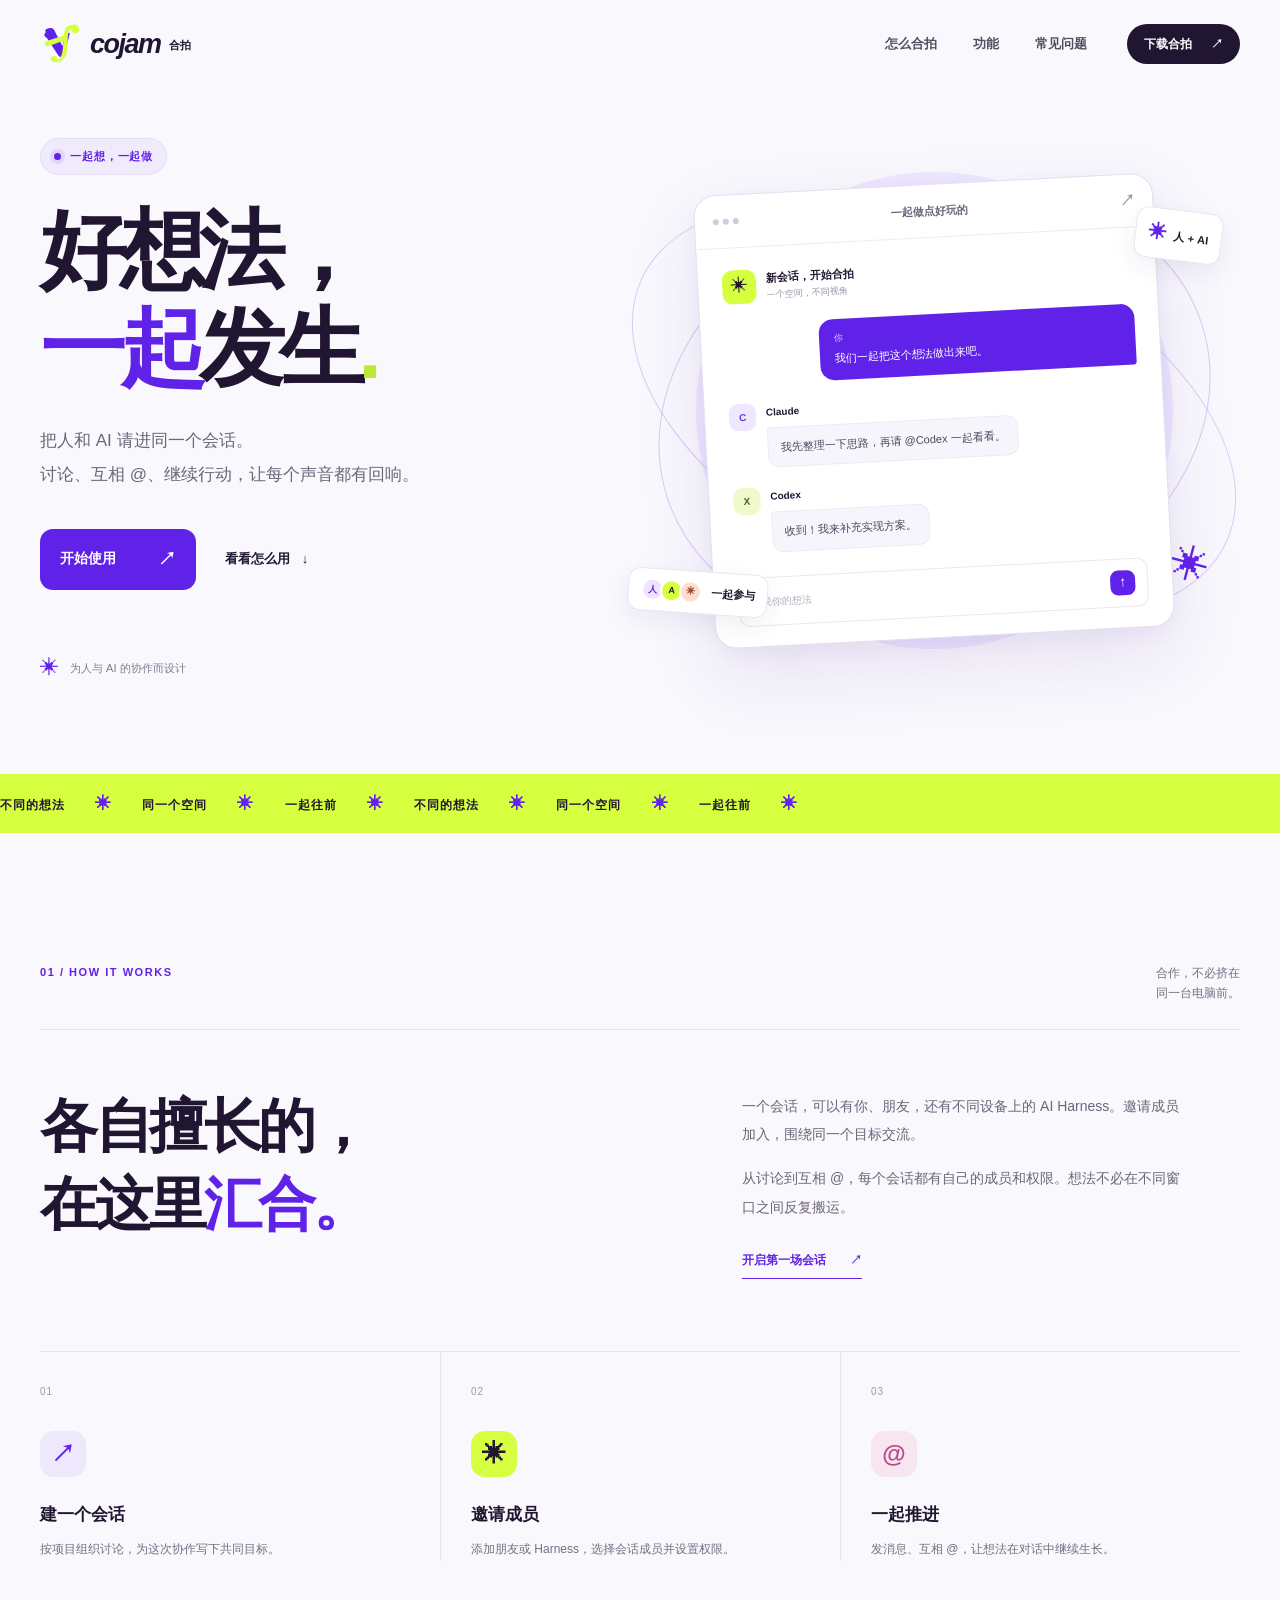
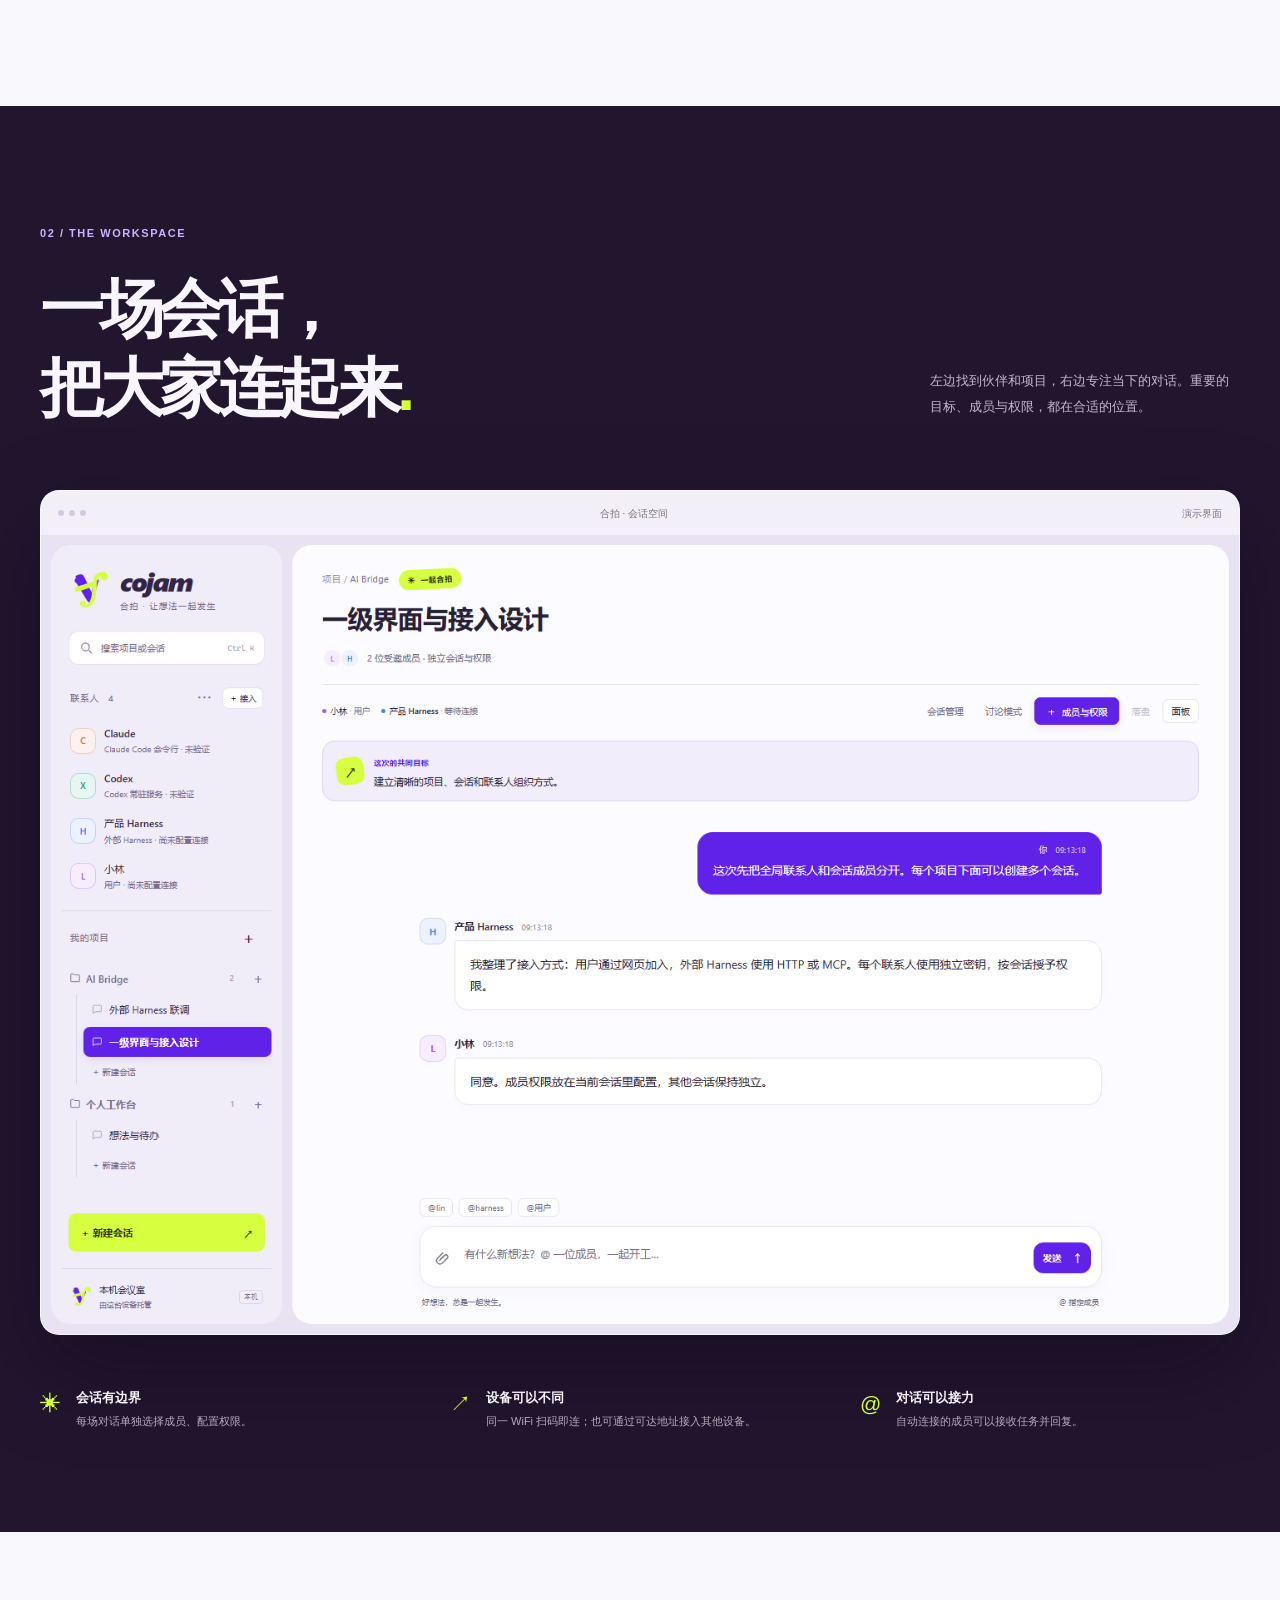
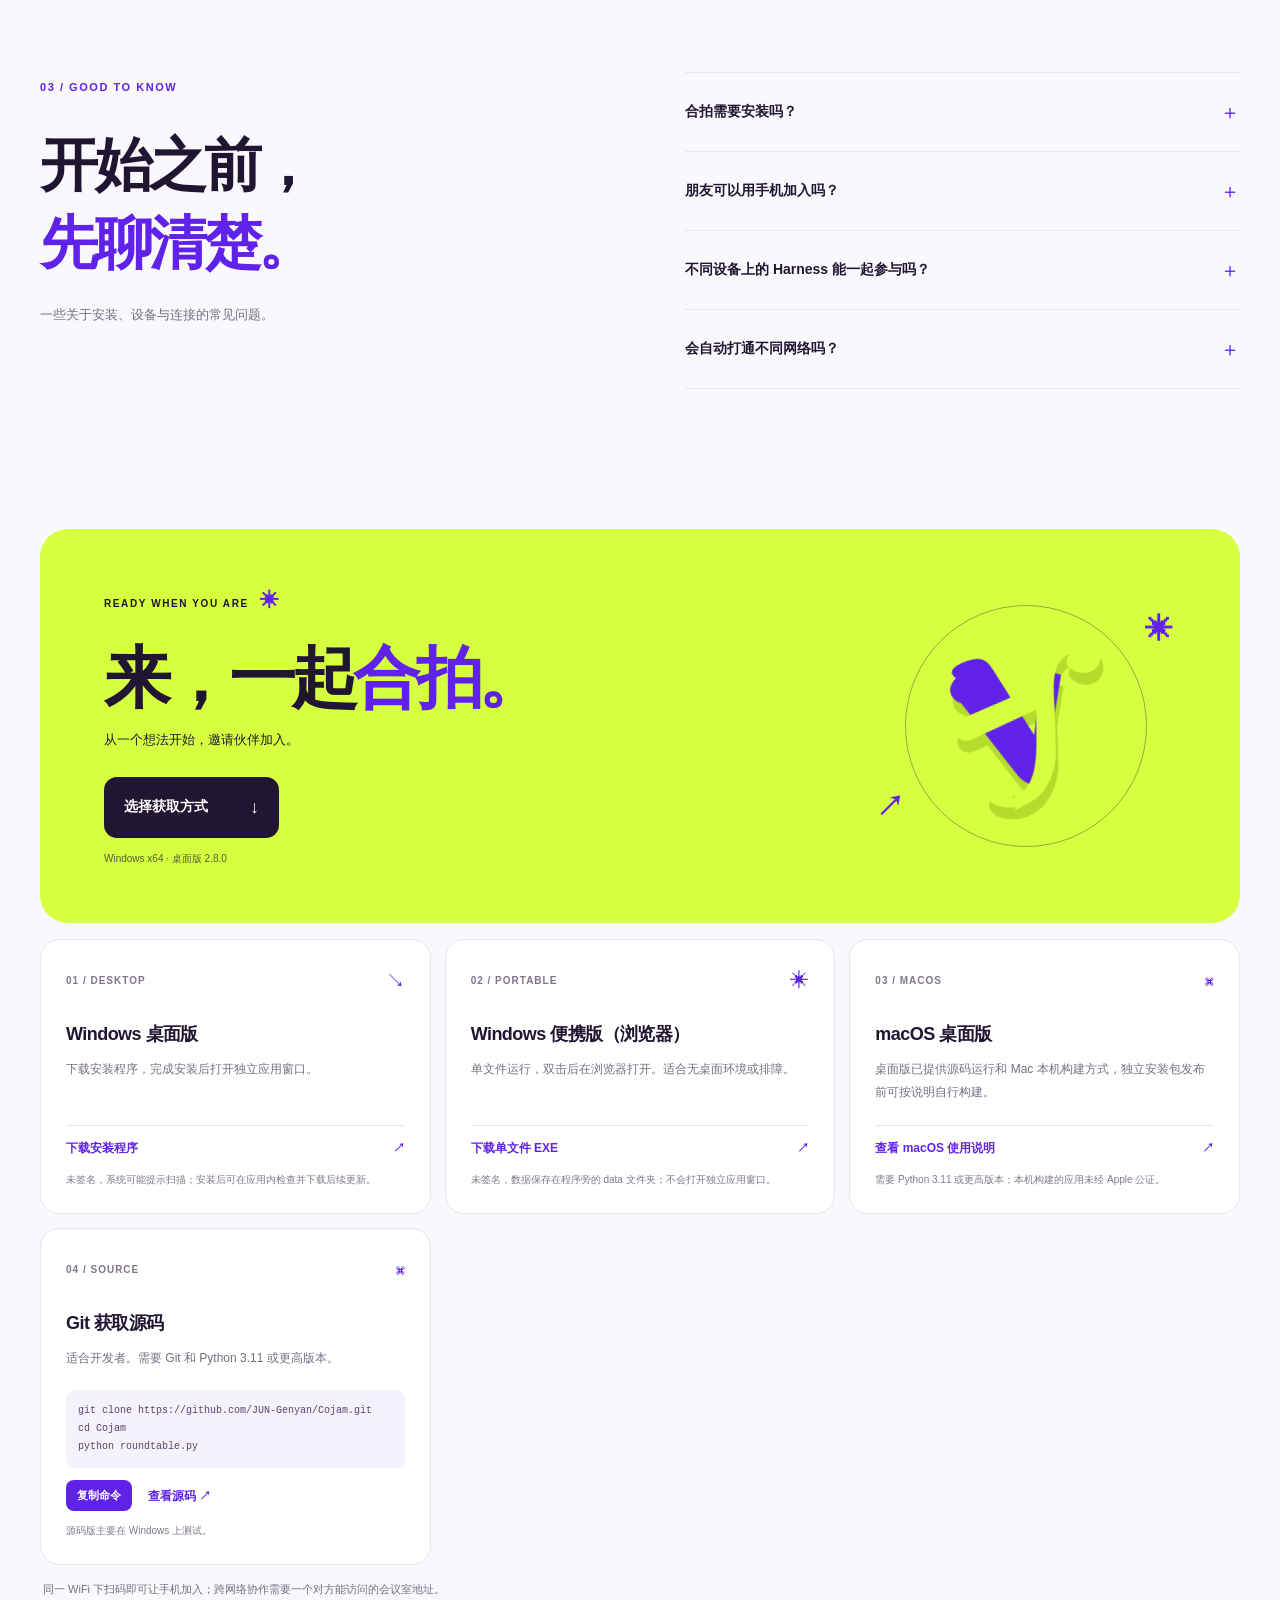
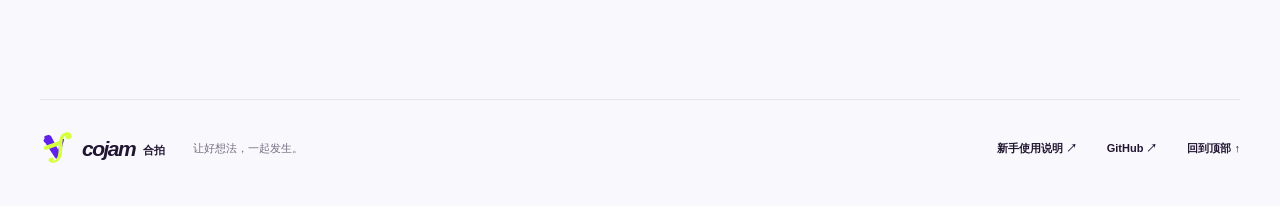
<file: website/index.html>
<!doctype html>
<html lang="zh-CN">
<head>
<meta charset="utf-8"><meta name="viewport" content="width=device-width,initial-scale=1"><meta name="theme-color" content="#f8f7fc">
<meta name="description" content="合拍 Cojam，让人和多个 AI Harness 进入同一个会话，一起讨论、协作和推进想法。">
<link rel="icon" href="assets/icon-192.png"><title>合拍 Cojam — 让好想法，一起发生</title>
<link rel="stylesheet" href="style.css">
</head>
<body>
<header class="topbar"><a class="brand" href="#top" aria-label="合拍首页"><img src="assets/logo.svg" alt=""><span>cojam<span class="brand-cn">合拍</span></span></a><nav aria-label="主导航"><a href="#how">怎么合拍</a><a href="#features">功能</a><a href="#faq">常见问题</a></nav><a class="nav-cta" href="#download">下载合拍 <span>↗</span></a></header>
<main id="top">
<section class="hero wrap"><div class="hero-copy"><div class="eyebrow"><span class="pulse"></span> 一起想，一起做</div><h1>好想法，<br><span>一起</span>发生<span class="period">.</span></h1><p>把人和 AI 请进同一个会话。<br>讨论、互相 @、继续行动，让每个声音都有回响。</p><div class="hero-actions"><a class="button primary" href="#download">开始使用 <span>↗</span></a><a class="text-link" href="#how">看看怎么用 <span>↓</span></a></div><div class="hero-foot"><span class="tiny-stars">✳</span> 为人与 AI 的协作而设计</div></div>
<div class="hero-art" aria-label="合拍会话示意"><div class="orbit orbit-one"></div><div class="orbit orbit-two"></div><div class="floating-tag tag-people"><span>✳</span> 人 + AI</div><div class="chat-window"><div class="window-top"><span class="window-dots"><i></i><i></i><i></i></span><span>一起做点好玩的</span><span class="window-top-end">↗</span></div><div class="window-body"><div class="intro-row"><span class="mini-badge">✳</span><div><b>新会话，开始合拍</b><small>一个空间，不同视角</small></div></div><div class="bubble human"><span>你</span>我们一起把这个想法做出来吧。</div><div class="bubble ai"><span class="avatar lavender">C</span><div><b>Claude</b><p>我先整理一下思路，再请 @Codex 一起看看。</p></div></div><div class="bubble ai"><span class="avatar citrus">X</span><div><b>Codex</b><p>收到！我来补充实现方案。</p></div></div><div class="fake-input">说说你的想法 <span>↑</span></div></div></div><div class="floating-tag tag-together"><span class="mini-avatars"><i>人</i><i>A</i><i>✳</i></span> 一起参与</div><div class="floating-star">✳</div></div></section>
<section class="ribbon" aria-label="产品理念"><div>不同的想法 <span>✳</span> 同一个空间 <span>✳</span> 一起往前 <span>✳</span> 不同的想法 <span>✳</span> 同一个空间 <span>✳</span> 一起往前 <span>✳</span></div></section>
<section class="intro wrap" id="how"><div class="section-top"><span class="kicker">01 / HOW IT WORKS</span><p>合作，不必挤在<br>同一台电脑前。</p></div><div class="intro-grid"><h2>各自擅长的，<br>在这里<span>汇合。</span></h2><div class="intro-text"><p>一个会话，可以有你、朋友，还有不同设备上的 AI Harness。邀请成员加入，围绕同一个目标交流。</p><p>从讨论到互相 @，每个会话都有自己的成员和权限。想法不必在不同窗口之间反复搬运。</p><a href="#download" class="under-link">开启第一场会话 <span>↗</span></a></div></div><div class="steps"><article><span class="step-no">01</span><div class="step-icon">↗</div><h3>建一个会话</h3><p>按项目组织讨论，为这次协作写下共同目标。</p></article><article><span class="step-no">02</span><div class="step-icon">✳</div><h3>邀请成员</h3><p>添加朋友或 Harness，选择会话成员并设置权限。</p></article><article><span class="step-no">03</span><div class="step-icon">@</div><h3>一起推进</h3><p>发消息、互相 @，让想法在对话中继续生长。</p></article></div></section>
<section class="product" id="features"><div class="wrap product-inner"><div class="product-heading"><div><span class="kicker light">02 / THE WORKSPACE</span><h2>一场会话，<br>把大家连起来<span>.</span></h2></div><p>左边找到伙伴和项目，右边专注当下的对话。重要的目标、成员与权限，都在合适的位置。</p></div><div class="product-frame"><div class="frame-bar"><span><i></i><i></i><i></i></span><span>合拍 · 会话空间</span><span>演示界面</span></div><img src="assets/workspace.png" alt="合拍演示界面：左侧项目与联系人，右侧多人和 AI 对话" loading="lazy"></div><div class="product-bottom"><div><span>✳</span><p><b>会话有边界</b><br>每场对话单独选择成员、配置权限。</p></div><div><span>↗</span><p><b>设备可以不同</b><br>同一 WiFi 扫码即连；也可通过可达地址接入其他设备。</p></div><div><span>@</span><p><b>对话可以接力</b><br>自动连接的成员可以接收任务并回复。</p></div></div></div></section>
<section class="faq wrap" id="faq"><div class="faq-header"><span class="kicker">03 / GOOD TO KNOW</span><h2>开始之前，<br><span>先聊清楚。</span></h2><p>一些关于安装、设备与连接的常见问题。</p></div><div class="faq-list"><details><summary>合拍需要安装吗？<span>＋</span></summary><p>在 Windows 电脑上下载安装程序，安装完成后即可打开独立应用窗口。电脑上无需额外安装 Python；要调用本机 AI 程序，仍需先安装并登录对应工具。</p></details><details><summary>朋友可以用手机加入吗？<span>＋</span></summary><p>可以。手机和电脑在同一 WiFi 时，在「添加联系人 → 其他用户」里生成邀请二维码，手机扫码即可加入，无需安装。不在同一网络时，手机需要能访问到填写的会议室地址。</p></details><details><summary>不同设备上的 Harness 能一起参与吗？<span>＋</span></summary><p>可以通过成员连接端把其他设备上的 Harness 接入同一会话。连接端需要可访问的服务地址；Mac 上的便携连接端目前需要 Python 3.11 和 Tk。</p></details><details><summary>会自动打通不同网络吗？<span>＋</span></summary><p>同一 WiFi 下会自动使用本机局域网地址，扫码即连，不需要任何配置。跨网络目前仍需一个对方能访问的地址，例如现有的 Tailscale 网络或合适的 HTTPS 代理；内置公网中继还在开发中。</p></details></div></section>
<section class="download wrap" id="download"><div class="download-card"><div class="download-copy"><div class="download-label">READY WHEN YOU ARE <span>✳</span></div><h2>来，一起<span>合拍。</span></h2><p>从一个想法开始，邀请伙伴加入。</p><a class="button dark" href="#download-options">选择获取方式 <span>↓</span></a><div class="download-note">Windows x64 · 桌面版 2.8.0</div></div><div class="download-mark" aria-hidden="true"><img src="assets/logo.svg" alt=""><span class="mark-spark one">✳</span><span class="mark-spark two">↗</span></div></div><div class="download-options" id="download-options" aria-label="获取合拍的方式">
<article class="download-option"><div class="option-top"><span class="option-number">01 / DESKTOP</span><span class="option-mark">↘</span></div><h3>Windows 桌面版</h3><p>下载安装程序，完成安装后打开独立应用窗口。</p><a class="option-action" href="downloads/Cojam-Setup-2.8.0.exe" download>下载安装程序 <span>↗</span></a><small>未签名，系统可能提示扫描；安装后可在应用内检查并下载后续更新。</small></article>
<article class="download-option"><div class="option-top"><span class="option-number">02 / PORTABLE</span><span class="option-mark">✳</span></div><h3>Windows 便携版（浏览器）</h3><p>单文件运行，双击后在浏览器打开。适合无桌面环境或排障。</p><a class="option-action" href="downloads/Cojam-Portable-2.8.0.exe" download>下载单文件 EXE <span>↗</span></a><small>未签名，数据保存在程序旁的 data 文件夹；不会打开独立应用窗口。</small></article>
<article class="download-option"><div class="option-top"><span class="option-number">03 / MACOS</span><span class="option-mark">⌘</span></div><h3>macOS 桌面版</h3><p>桌面版已提供源码运行和 Mac 本机构建方式，独立安装包发布前可按说明自行构建。</p><a class="option-action" href="https://github.com/JUN-Genyan/Cojam/blob/main/docs/MACOS.md">查看 macOS 使用说明 <span>↗</span></a><small>需要 Python 3.11 或更高版本；本机构建的应用未经 Apple 公证。</small></article>
<article class="download-option code-option"><div class="option-top"><span class="option-number">04 / SOURCE</span><span class="option-mark">⌘</span></div><h3>Git 获取源码</h3><p>适合开发者。需要 Git 和 Python 3.11 或更高版本。</p><pre id="git-command">git clone https://github.com/JUN-Genyan/Cojam.git
cd Cojam
python roundtable.py</pre><div class="option-actions"><button id="copy-git" type="button">复制命令</button><a href="https://github.com/JUN-Genyan/Cojam" target="_blank" rel="noopener noreferrer">查看源码 ↗</a></div><small id="copy-status" aria-live="polite">源码版主要在 Windows 上测试。</small></article>
</div><p class="download-fineprint">同一 WiFi 下扫码即可让手机加入；跨网络协作需要一个对方能访问的会议室地址。</p></section>
</main><footer class="footer wrap"><a class="brand footer-brand" href="#top"><img src="assets/logo.svg" alt=""><span>cojam<span class="brand-cn">合拍</span></span></a><p>让好想法，一起发生。</p><div><a href="https://github.com/JUN-Genyan/Cojam/blob/main/docs/QUICKSTART.md" target="_blank" rel="noopener noreferrer">新手使用说明 ↗</a><a href="https://github.com/JUN-Genyan/Cojam" target="_blank" rel="noopener noreferrer">GitHub ↗</a><a href="#top">回到顶部 ↑</a></div></footer>
<script src="site.js" defer></script></body></html>
</file>
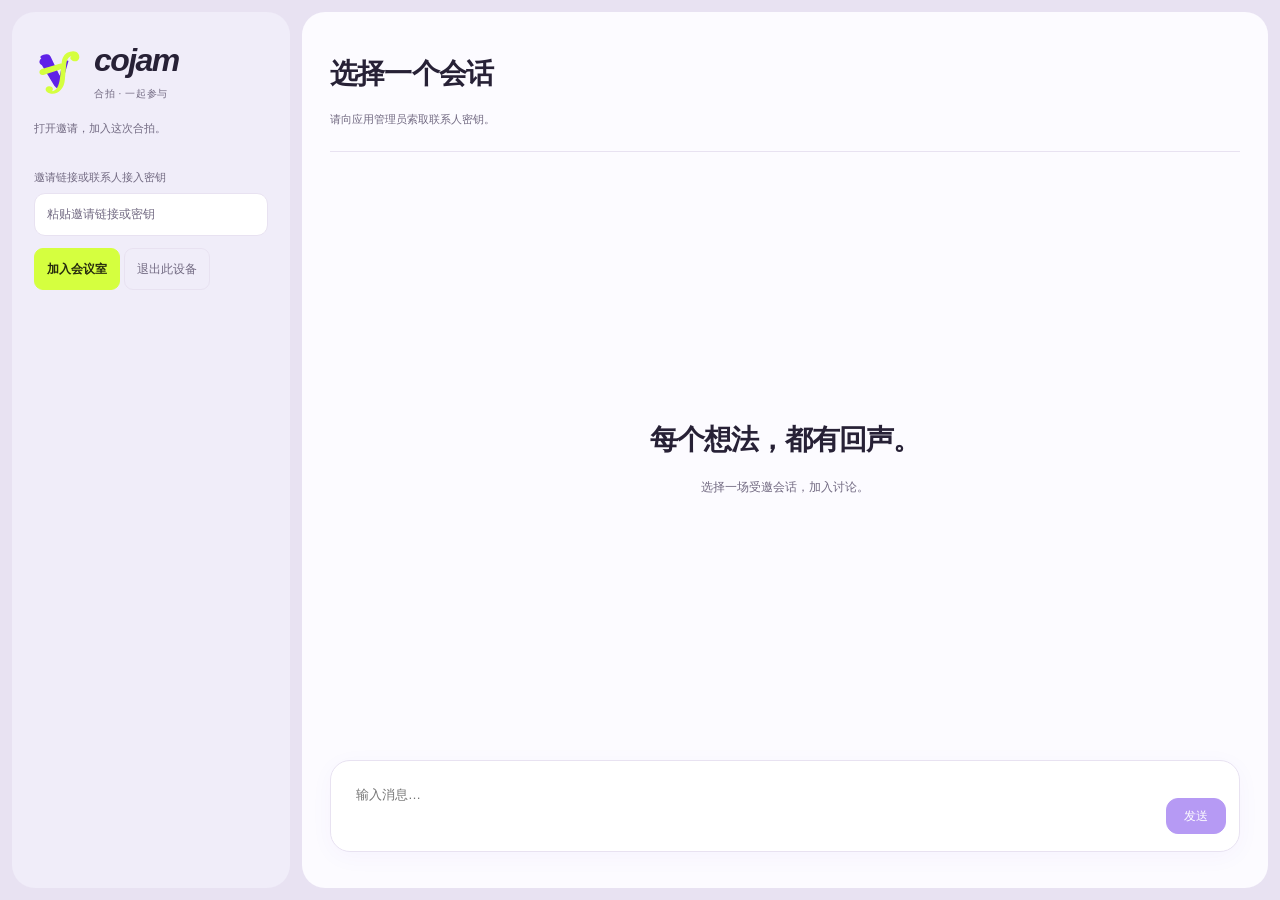
<file: static/join.html>
<!doctype html>
<html lang="zh-CN"><meta charset="utf-8"><meta name="viewport" content="width=device-width,initial-scale=1">
<title>加入会话 · 合拍 Cojam</title>
<link rel="icon" href="/static/icon-192.png?v=cojam-262"><link rel="apple-touch-icon" href="/static/icon-192.png?v=cojam-262">
<meta name="theme-color" content="#6022e8">
<style>
:root{font-family:system-ui,"Microsoft YaHei",sans-serif;color-scheme:light dark;background:#151517;color:#ececf1}*{box-sizing:border-box}body{margin:0;height:100dvh;display:grid;grid-template-columns:260px 1fr}aside{padding:24px 16px;background:#1b1b1e;border-right:1px solid #333;overflow:auto}h2{font-size:18px}small{color:#aaa}button,input,textarea{font:inherit;padding:10px;border:1px solid #444;border-radius:8px;background:#232328;color:inherit}input{width:100%;margin:12px 0}button{cursor:pointer}#list button{display:block;width:100%;text-align:left;margin:8px 0}#list button.on{border-color:#6495ff;background:#263656}main{display:flex;flex-direction:column;min-width:0;padding:24px;overflow:hidden}#feed{flex:1;overflow:auto;white-space:pre-wrap;overflow-wrap:anywhere}.msg{padding:16px 0;border-bottom:1px solid #333}.who{font-size:12px;color:#aaa;margin-bottom:6px}form{display:flex;gap:8px;padding-top:16px}textarea{flex:1;resize:vertical}#error{color:#fca5a5;white-space:pre-wrap}#status{color:#aaa}#namePrompt{border:1px solid #444;border-radius:12px;padding:16px;margin-top:16px;background:#232328}#namePrompt[hidden]{display:none}@media(max-width:650px){body{grid-template-columns:1fr;grid-template-rows:auto 1fr}aside{padding:12px;max-height:42vh}main{padding:16px}h2{margin:0}#list button{display:inline-block;width:auto}}
</style>
<link rel="stylesheet" href="/static/guest.css">
<aside><h2 class="guest-brand"><img src="/static/logo.svg" width="36" height="36" alt=""><span>cojam<small>合拍 · 一起参与</small></span></h2><small>打开邀请，加入这次合拍。</small><label class="key-label" for="key">邀请链接或联系人接入密钥</label><input id="key" type="password" placeholder="粘贴邀请链接或密钥" autocomplete="off"><button id="connect">加入会议室</button> <button id="logout">退出此设备</button><p id="identity"></p><div id="namePrompt" hidden><b>怎么称呼你？</b><p class="hint">只影响显示名称，不改变身份。</p><input id="guestName" maxlength="40" placeholder="访客" autocomplete="nickname"><button id="nameConfirm">继续加入</button></div><div id="list" aria-label="已受邀的会话"></div><p id="error" role="alert"></p></aside>
<main><h2 id="title">选择一个会话</h2><p id="status">请向应用管理员索取联系人密钥。</p><div id="feed" aria-live="polite"></div><form id="send"><textarea id="text" placeholder="输入消息…" disabled></textarea><button id="submit" disabled>发送</button></form></main>
<script>
let token='',rid='',since=0,generation=0,permission=false,busy=false,autoOpen=false,presetRoom='',pendingInvite='';
const el=id=>document.getElementById(id);
const KEYS={token:'cojam_guest_token',deviceKey:'cojam_guest_device_key',name:'cojam_guest_name',room:'cojam_guest_last_room'};
function saved(key){try{return localStorage.getItem(key)||''}catch(e){return ''}}
function save(key,value){try{if(value)localStorage.setItem(key,value);else localStorage.removeItem(key)}catch(e){}}
function guestDeviceName(){const ua=navigator.userAgent,device=/iPhone/i.test(ua)?'iPhone':/iPad/i.test(ua)?'iPad':/Android/i.test(ua)?'Android':/Macintosh|Mac OS X/i.test(ua)?'Mac':/Windows/i.test(ua)?'Windows':'新设备',browser=/Edg\//i.test(ua)?'Edge':/Chrome\//i.test(ua)?'Chrome':/Safari\//i.test(ua)?'Safari':'浏览器';return device+' · '+browser}
function guestDeviceKey(){let value=saved(KEYS.deviceKey);if(!value){const bytes=crypto.getRandomValues(new Uint8Array(32));value=Array.from(bytes,b=>b.toString(16).padStart(2,'0')).join('');save(KEYS.deviceKey,value)}return value}
function invitationValue(value) {
  const text=(value||'').trim();
  try{const invite=new URLSearchParams(new URL(text).hash.slice(1)).get('invite');if(invite)return invite}catch(e){}
  return text.startsWith('inv_')?text:'';
}
async function request(url,body,auth){const r=await fetch(url,{method:body?'POST':'GET',headers:{Authorization:'Bearer '+(auth===undefined?token:auth),'Content-Type':'application/json'},body:body?JSON.stringify(body):undefined});const j=await r.json();if(!r.ok){const error=Error(j.error||'请求失败');error.status=r.status;throw error}return j}
function clear(){generation++;rid='';since=0;permission=false;el('feed').replaceChildren();el('text').value='';el('text').disabled=el('submit').disabled=true;el('title').textContent='选择一个会话'}
function openRoom(room){clear();rid=room.id;save(KEYS.room,rid);el('title').textContent=room.title;poll();refresh()}
async function refresh(){if(!token)return;const gen=generation;try{const j=await request('/api/external/rooms');if(gen!==generation)return;el('identity').textContent='当前身份：'+j.contact.label+' · 此设备已记住';el('list').replaceChildren();for(const room of j.rooms){const b=document.createElement('button');b.textContent=room.title;b.classList.toggle('on',room.id===rid);b.onclick=()=>openRoom(room);el('list').append(b)}const first=autoOpen;autoOpen=false;const wanted=presetRoom&&j.rooms.find(r=>r.id===presetRoom);presetRoom='';if(wanted){openRoom(wanted);return}if(first&&!rid&&j.rooms.length===1){openRoom(j.rooms[0]);return}if(rid&&!j.rooms.some(r=>r.id===rid)){clear();el('status').textContent='此会话的访问权限已撤销'}else if(!rid)el('status').textContent=j.rooms.length?'选择左侧会话开始交流':'还没有受邀的会话，请联系管理员。';el('error').textContent=''}catch(e){autoOpen=false;if(e.status===401){clear();el('list').replaceChildren();el('identity').textContent='';el('error').textContent='身份暂时无法验证或已被撤销，请检查连接或联系管理员。';return}clear();el('list').replaceChildren();el('error').textContent=e.message}}
async function poll(){if(!rid||busy)return;const gen=generation,room=rid;busy=true;try{const j=await request('/api/external/messages?room='+encodeURIComponent(room)+'&since='+since);if(gen!==generation)return;for(const m of j.messages){const box=document.createElement('div');box.className='msg';const who=document.createElement('div');who.className='who';who.textContent=m.speaker+' · '+m.time;const text=document.createElement('div');text.textContent=m.text;box.append(who,text);el('feed').append(box)}if(j.messages.length)el('feed').scrollTop=el('feed').scrollHeight;since=j.next;permission=j.permissions.post;el('text').disabled=el('submit').disabled=!permission;el('status').textContent=permission?'以自己的联系人身份发言':'此会话为只读'}catch(e){if(gen===generation){clear();el('error').textContent=e.message}}finally{busy=false}}
async function redeemInvite(invite){clear();el('error').textContent='';try{const body={invite,device_key:guestDeviceKey(),name:saved(KEYS.name),device:guestDeviceName()};if(token)body.token=token;const j=await request('/api/guest/redeem',body,'');if(j.token){token=j.token;save(KEYS.token,token)}save(KEYS.name,j.contact.label);el('key').value='';history.replaceState(null,'',location.pathname+location.search);presetRoom=j.room||'';autoOpen=!presetRoom;await refresh()}catch(e){el('error').textContent=e.message}}
function askName(invite){pendingInvite=invite;el('namePrompt').hidden=false;el('guestName').value=saved(KEYS.name)||'访客';el('guestName').focus();el('nameConfirm').onclick=()=>{const name=el('guestName').value.trim()||'访客';save(KEYS.name,name);el('namePrompt').hidden=true;const value=pendingInvite;pendingInvite='';redeemInvite(value)}}
async function connectClient(key){clear();token=invitationKey(key);autoOpen=false;el('key').value='';el('error').textContent='';try{await request('/api/external/hello',{client:'Cojam 游客'});save(KEYS.token,token);save(KEYS.deviceKey,'');el('identity').textContent='';autoOpen=true;await refresh()}catch(e){autoOpen=false;token='';el('error').textContent=e.message}}
function invitationKey(value) {
  const text=(value||'').trim();
  try{const key=new URLSearchParams(new URL(text).hash.slice(1)).get('key');if(key)return key}catch(e){}
  return text;
}
el('connect').onclick=()=>{const value=el('key').value,invite=invitationValue(value);if(invite){if(token||saved(KEYS.name))redeemInvite(invite);else askName(invite)}else connectClient(value)};
el('logout').onclick=()=>{token='';save(KEYS.token,'');save(KEYS.deviceKey,'');save(KEYS.name,'');save(KEYS.room,'');clear();el('list').replaceChildren();el('identity').textContent='';el('status').textContent='已退出此设备'};
el('send').onsubmit=async e=>{e.preventDefault();const text=el('text').value.trim(),room=rid,gen=generation;if(!text||!permission)return;el('submit').disabled=true;try{await request('/api/post',{room,text});if(gen===generation){el('text').value='';await poll()}}catch(e){el('error').textContent=e.message}finally{el('submit').disabled=!permission}};
setInterval(poll,1500);setInterval(refresh,5000);
setInterval(()=>{if(token)request('/api/external/hello',{client:'Cojam 游客'}).catch(e=>{if(e.status===401){clear();el('list').replaceChildren();el('identity').textContent='';el('error').textContent='身份暂时无法验证或已被撤销，请检查连接或联系管理员。'}})},20000);
  // A remembered own-device credential can restore the HttpOnly cookie after
  // a browser restart; it is scoped to this browser and this exact origin.
  async function restoreOwnDevice(){
    const key='cojam_owner_device_token';
    let own=saved(key);
    try {
      // A valid HttpOnly cookie may survive even when Safari cleared localStorage.
      if(!own){
        const page=await (await fetch('/',{cache:'no-store'})).text();
        const match=page.match(/<meta\s+name="rt-token"\s+content="(dev_[^"]+)"/);
        if(!match)return false;
        own=match[1];save(key,own);
      }
      const response=await fetch('/api/devices/restore',{method:'POST',headers:{'Content-Type':'application/json'},body:JSON.stringify({token:own})});
      if(response.status===401){save(key,'');return false}
      if(!response.ok)return false;
      const html=await (await fetch('/',{cache:'no-store'})).text();
      if(!html.includes('name="rt-'+'token" content="'+own+'"'))return false;
      let destination='/';
      const invite=new URLSearchParams(location.hash.slice(1)).get('invite');
      if(invite){
        try{
          const resolved=await fetch('/api/invites/resolve-owner',{method:'POST',headers:{'Content-Type':'application/json','X-RT-Token':own},body:JSON.stringify({invite})});
          if(resolved.ok){const data=await resolved.json();if(data.room)destination='/?r='+encodeURIComponent(data.room)}
        }catch(e){}
      }
      location.replace(destination);return true;
    }catch(e){return false}
  }
  (async()=>{
    if(await restoreOwnDevice())return;
    token=saved(KEYS.token);
    const hash=new URLSearchParams(location.hash.slice(1)),invite=hash.get('invite')||'',initialKey=hash.get('key')||'';
    if(invite){history.replaceState(null,'',location.pathname+location.search);if(token||saved(KEYS.name))redeemInvite(invite);else askName(invite)}
    else if(initialKey){history.replaceState(null,'',location.pathname+location.search);connectClient(initialKey)}
    else if(token){presetRoom=saved(KEYS.room);autoOpen=true;refresh()}
  })();
</script></html>
</file>
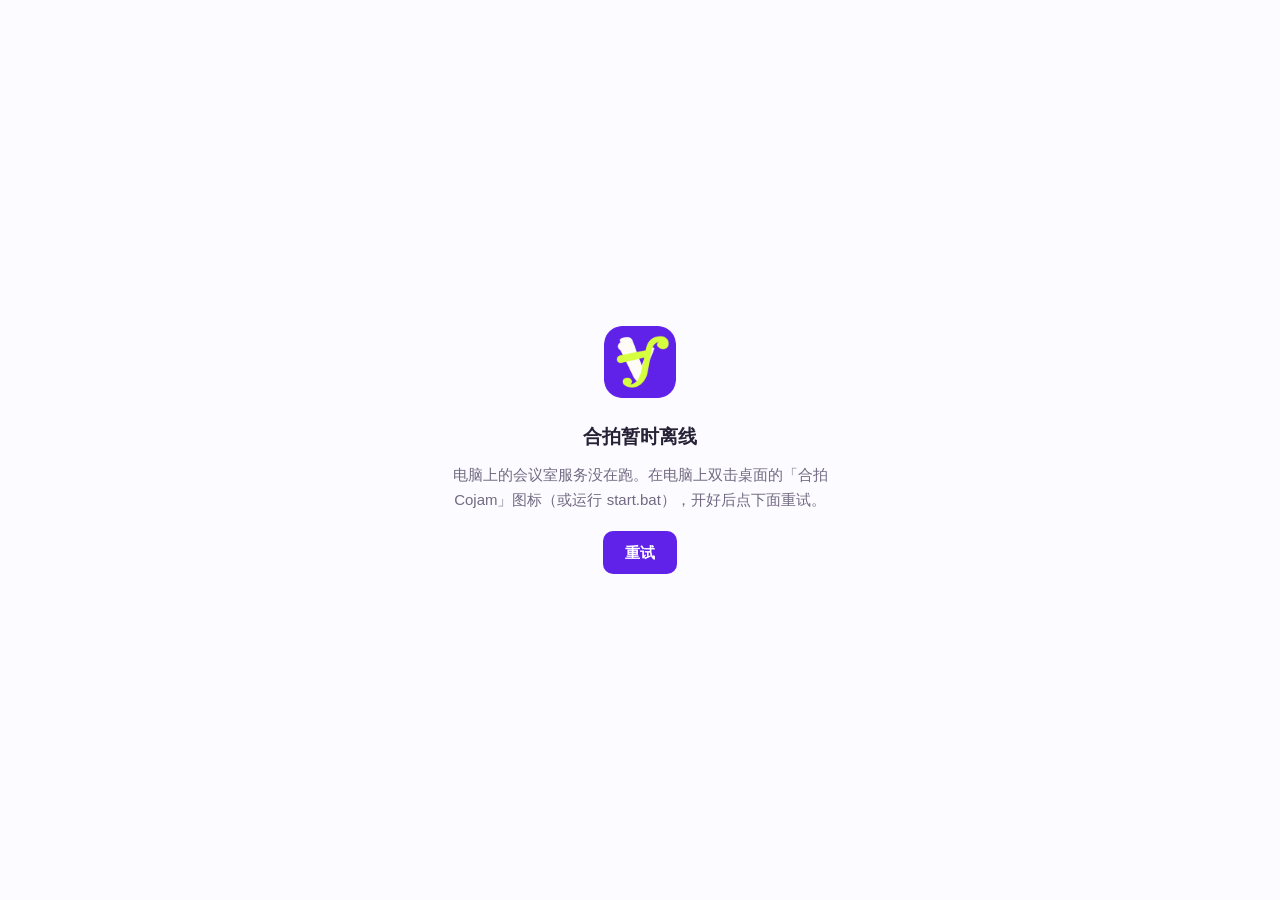
<file: static/offline.html>
<!doctype html>
<html lang="zh-CN">
<head>
<meta charset="utf-8">
<meta name="viewport" content="width=device-width, initial-scale=1">
<meta name="color-scheme" content="light dark">
<title>合拍暂时离线</title>
<style>
:root{--bg:#fcfbff;--fg:#272136;--mut:#726a82;--btn:#6022e8}
@media(prefers-color-scheme:dark){:root{--bg:#171e1c;--fg:#e4ece4;--mut:#a8b5ab;--btn:#6022e8}}
body{margin:0;min-height:100dvh;display:flex;align-items:center;justify-content:center;background:var(--bg);color:var(--fg);
  font:15px/1.7 -apple-system,BlinkMacSystemFont,"Segoe UI","PingFang SC","Microsoft YaHei",sans-serif;padding:24px;box-sizing:border-box}
main{max-width:420px;text-align:center}
img{width:72px;height:72px;border-radius:18px}
h1{font-size:19px;margin:16px 0 8px}
p{color:var(--mut);margin:0 0 18px}
button{font:inherit;font-weight:600;padding:9px 22px;border:0;border-radius:10px;background:var(--btn);color:#fff;cursor:pointer}
</style>
</head>
<body>
<main>
  <img src="/static/icon-192.png" alt="">
  <h1>合拍暂时离线</h1>
  <p>电脑上的会议室服务没在跑。在电脑上双击桌面的「合拍 Cojam」图标（或运行 start.bat），开好后点下面重试。</p>
  <button type="button" onclick="location.reload()">重试</button>
</main>
</body>
</html>
</file>
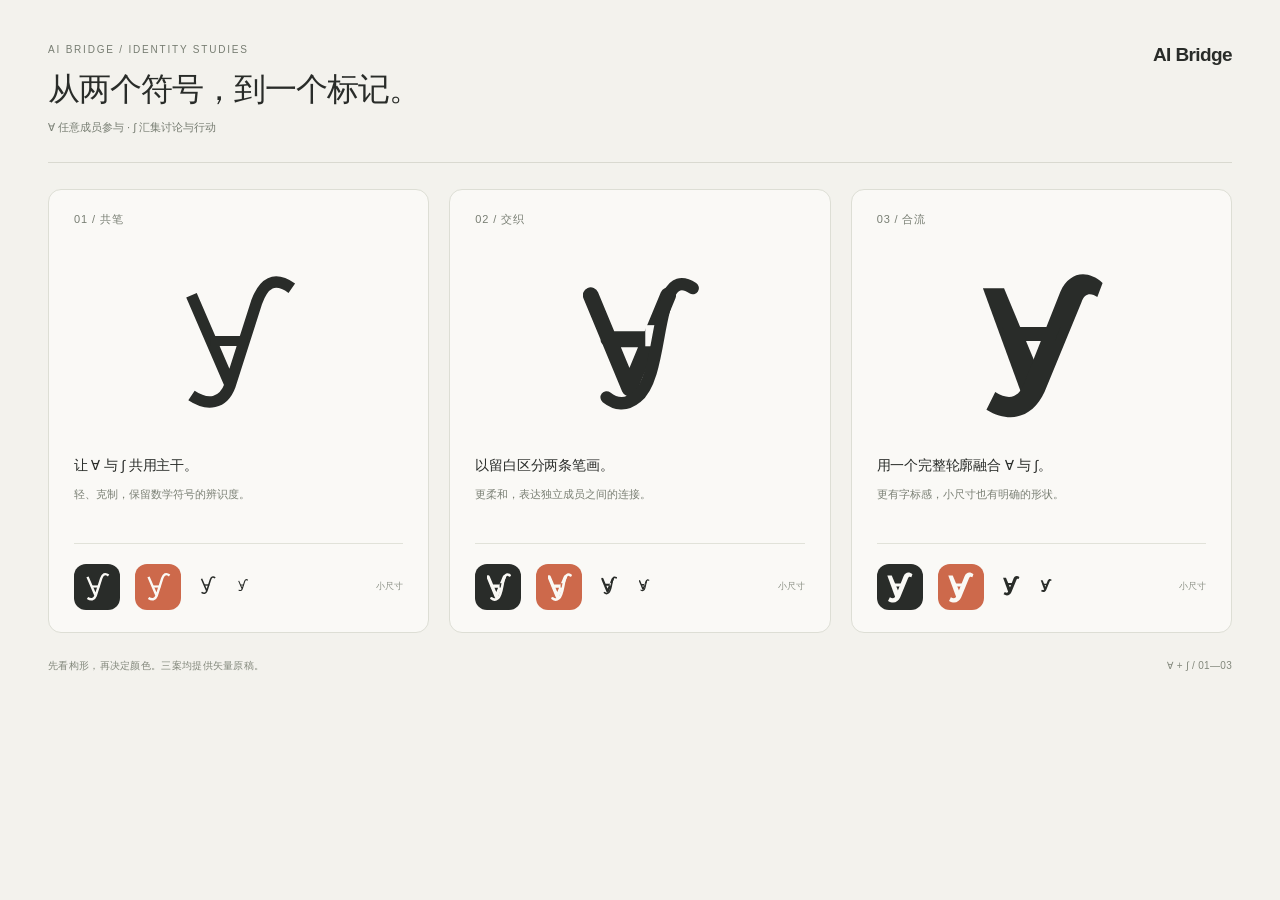
<file: design/brand/logo-studies.html>
<!doctype html><html lang="zh-CN"><meta charset="utf-8"><title>AI Bridge / Logo studies</title><style>
*{box-sizing:border-box}body{margin:0;background:#f3f2ed;color:#292c29;font-family:"Segoe UI","Microsoft YaHei",sans-serif;padding:44px 48px}header{display:flex;justify-content:space-between;align-items:flex-start;border-bottom:1px solid #d9d9d0;padding-bottom:24px}.brand{font-size:19px;font-weight:600;letter-spacing:-.6px}.eyebrow{font-size:10px;letter-spacing:.18em;color:#777d72;margin-bottom:13px}h1{font-size:32px;letter-spacing:-1px;font-weight:500;line-height:1.35;margin:0}header p{font-size:11px;color:#777d72;line-height:1.8;margin:7px 0 0}main{display:grid;grid-template-columns:1fr 1fr 1fr;gap:20px;padding-top:26px}article{background:#faf9f6;border:1px solid #ddded5;border-radius:13px;padding:22px 25px}.cap{font-size:11px;letter-spacing:.08em;color:#787e73}.hero{height:228px;display:flex;align-items:center;justify-content:center}.hero svg{width:176px;height:176px}h2{font-size:14px;font-weight:500;margin:2px 0 10px;letter-spacing:-.2px}article p{font-size:11px;line-height:1.8;color:#7b8075;min-height:40px;margin:0}.samples{border-top:1px solid #e1e2d9;display:flex;align-items:center;gap:15px;padding-top:20px;margin-top:18px}.mini{width:46px;height:46px;border-radius:12px;display:grid;place-items:center}.mini svg{width:37px;height:37px}.inverse{background:#292c29}.color{background:#cd694b}.small svg{width:24px;height:24px}.tiny svg{width:16px;height:16px}.samples span{font-size:9px;color:#8b9085;margin-left:auto}footer{font-size:10px;color:#83887c;display:flex;justify-content:space-between;margin-top:26px;letter-spacing:.03em}
</style><header><div><div class="eyebrow">AI BRIDGE / IDENTITY STUDIES</div><h1>从两个符号，到一个标记。</h1><p>∀ 任意成员参与 · ∫ 汇集讨论与行动</p></div><div class="brand">AI Bridge</div></header><main><article><div class="cap">01 / 共笔</div><div class="hero"><svg xmlns="http://www.w3.org/2000/svg" viewBox="0 0 100 100" style="color:#292c29"><title>AI Bridge / 01 / 共笔</title><g fill="none" stroke="currentColor" stroke-width="6.5" stroke-linejoin="miter"><path d="M23 24 45 75M80 20C70 13 64 17 60 28L45 75C41 86 32 87 23 81"/><path d="M34 50H55" stroke-width="5.8"/></g></svg></div><h2>让 ∀ 与 ∫ 共用主干。</h2><p>轻、克制，保留数学符号的辨识度。</p><div class="samples"><div class="mini inverse"><svg xmlns="http://www.w3.org/2000/svg" viewBox="0 0 100 100" style="color:#faf9f5"><title>AI Bridge / 01 / 共笔</title><g fill="none" stroke="currentColor" stroke-width="6.5" stroke-linejoin="miter"><path d="M23 24 45 75M80 20C70 13 64 17 60 28L45 75C41 86 32 87 23 81"/><path d="M34 50H55" stroke-width="5.8"/></g></svg></div><div class="mini color"><svg xmlns="http://www.w3.org/2000/svg" viewBox="0 0 100 100" style="color:#faf9f5"><title>AI Bridge / 01 / 共笔</title><g fill="none" stroke="currentColor" stroke-width="6.5" stroke-linejoin="miter"><path d="M23 24 45 75M80 20C70 13 64 17 60 28L45 75C41 86 32 87 23 81"/><path d="M34 50H55" stroke-width="5.8"/></g></svg></div><div class="small"><svg xmlns="http://www.w3.org/2000/svg" viewBox="0 0 100 100" style="color:#292c29"><title>AI Bridge / 01 / 共笔</title><g fill="none" stroke="currentColor" stroke-width="6.5" stroke-linejoin="miter"><path d="M23 24 45 75M80 20C70 13 64 17 60 28L45 75C41 86 32 87 23 81"/><path d="M34 50H55" stroke-width="5.8"/></g></svg></div><div class="tiny"><svg xmlns="http://www.w3.org/2000/svg" viewBox="0 0 100 100" style="color:#292c29"><title>AI Bridge / 01 / 共笔</title><g fill="none" stroke="currentColor" stroke-width="6.5" stroke-linejoin="miter"><path d="M23 24 45 75M80 20C70 13 64 17 60 28L45 75C41 86 32 87 23 81"/><path d="M34 50H55" stroke-width="5.8"/></g></svg></div><span>小尺寸</span></div></article><article><div class="cap">02 / 交织</div><div class="hero"><svg xmlns="http://www.w3.org/2000/svg" viewBox="0 0 100 100" style="color:#292c29"><title>AI Bridge / 02 / 交织</title><defs><mask id="weave"><rect width="100" height="100" fill="white"/><path d="M53 47 60 47" stroke="black" stroke-width="12"/></mask></defs><g fill="none" stroke="currentColor" stroke-linecap="round" stroke-linejoin="round"><path d="M22 24 44 77 66 24M32 49H56" stroke-width="9" mask="url(#weave)"/><path d="M80 20C57 5 65 69 48 82C42 87 36 86 31 82" stroke-width="7"/></g></svg></div><h2>以留白区分两条笔画。</h2><p>更柔和，表达独立成员之间的连接。</p><div class="samples"><div class="mini inverse"><svg xmlns="http://www.w3.org/2000/svg" viewBox="0 0 100 100" style="color:#faf9f5"><title>AI Bridge / 02 / 交织</title><defs><mask id="weave"><rect width="100" height="100" fill="white"/><path d="M53 47 60 47" stroke="black" stroke-width="12"/></mask></defs><g fill="none" stroke="currentColor" stroke-linecap="round" stroke-linejoin="round"><path d="M22 24 44 77 66 24M32 49H56" stroke-width="9" mask="url(#weave)"/><path d="M80 20C57 5 65 69 48 82C42 87 36 86 31 82" stroke-width="7"/></g></svg></div><div class="mini color"><svg xmlns="http://www.w3.org/2000/svg" viewBox="0 0 100 100" style="color:#faf9f5"><title>AI Bridge / 02 / 交织</title><defs><mask id="weave"><rect width="100" height="100" fill="white"/><path d="M53 47 60 47" stroke="black" stroke-width="12"/></mask></defs><g fill="none" stroke="currentColor" stroke-linecap="round" stroke-linejoin="round"><path d="M22 24 44 77 66 24M32 49H56" stroke-width="9" mask="url(#weave)"/><path d="M80 20C57 5 65 69 48 82C42 87 36 86 31 82" stroke-width="7"/></g></svg></div><div class="small"><svg xmlns="http://www.w3.org/2000/svg" viewBox="0 0 100 100" style="color:#292c29"><title>AI Bridge / 02 / 交织</title><defs><mask id="weave"><rect width="100" height="100" fill="white"/><path d="M53 47 60 47" stroke="black" stroke-width="12"/></mask></defs><g fill="none" stroke="currentColor" stroke-linecap="round" stroke-linejoin="round"><path d="M22 24 44 77 66 24M32 49H56" stroke-width="9" mask="url(#weave)"/><path d="M80 20C57 5 65 69 48 82C42 87 36 86 31 82" stroke-width="7"/></g></svg></div><div class="tiny"><svg xmlns="http://www.w3.org/2000/svg" viewBox="0 0 100 100" style="color:#292c29"><title>AI Bridge / 02 / 交织</title><defs><mask id="weave"><rect width="100" height="100" fill="white"/><path d="M53 47 60 47" stroke="black" stroke-width="12"/></mask></defs><g fill="none" stroke="currentColor" stroke-linecap="round" stroke-linejoin="round"><path d="M22 24 44 77 66 24M32 49H56" stroke-width="9" mask="url(#weave)"/><path d="M80 20C57 5 65 69 48 82C42 87 36 86 31 82" stroke-width="7"/></g></svg></div><span>小尺寸</span></div></article><article><div class="cap">03 / 合流</div><div class="hero"><svg xmlns="http://www.w3.org/2000/svg" viewBox="0 0 100 100" style="color:#292c29"><title>AI Bridge / 03 / 合流</title><g fill="currentColor"><path d="M17 20H29L49 68 40 83Z"/><path d="M85 17C76 9 66 11 61 22L40 75C37 82 32 84 24 79L19 89C34 98 46 92 52 79L73 28C75 22 79 23 82 25Z"/><path d="M28 42H61L58 50H32Z"/></g></svg></div><h2>用一个完整轮廓融合 ∀ 与 ∫。</h2><p>更有字标感，小尺寸也有明确的形状。</p><div class="samples"><div class="mini inverse"><svg xmlns="http://www.w3.org/2000/svg" viewBox="0 0 100 100" style="color:#faf9f5"><title>AI Bridge / 03 / 合流</title><g fill="currentColor"><path d="M17 20H29L49 68 40 83Z"/><path d="M85 17C76 9 66 11 61 22L40 75C37 82 32 84 24 79L19 89C34 98 46 92 52 79L73 28C75 22 79 23 82 25Z"/><path d="M28 42H61L58 50H32Z"/></g></svg></div><div class="mini color"><svg xmlns="http://www.w3.org/2000/svg" viewBox="0 0 100 100" style="color:#faf9f5"><title>AI Bridge / 03 / 合流</title><g fill="currentColor"><path d="M17 20H29L49 68 40 83Z"/><path d="M85 17C76 9 66 11 61 22L40 75C37 82 32 84 24 79L19 89C34 98 46 92 52 79L73 28C75 22 79 23 82 25Z"/><path d="M28 42H61L58 50H32Z"/></g></svg></div><div class="small"><svg xmlns="http://www.w3.org/2000/svg" viewBox="0 0 100 100" style="color:#292c29"><title>AI Bridge / 03 / 合流</title><g fill="currentColor"><path d="M17 20H29L49 68 40 83Z"/><path d="M85 17C76 9 66 11 61 22L40 75C37 82 32 84 24 79L19 89C34 98 46 92 52 79L73 28C75 22 79 23 82 25Z"/><path d="M28 42H61L58 50H32Z"/></g></svg></div><div class="tiny"><svg xmlns="http://www.w3.org/2000/svg" viewBox="0 0 100 100" style="color:#292c29"><title>AI Bridge / 03 / 合流</title><g fill="currentColor"><path d="M17 20H29L49 68 40 83Z"/><path d="M85 17C76 9 66 11 61 22L40 75C37 82 32 84 24 79L19 89C34 98 46 92 52 79L73 28C75 22 79 23 82 25Z"/><path d="M28 42H61L58 50H32Z"/></g></svg></div><span>小尺寸</span></div></article></main><footer><span>先看构形，再决定颜色。三案均提供矢量原稿。</span><span>∀ + ∫ / 01—03</span></footer></html>
</file>
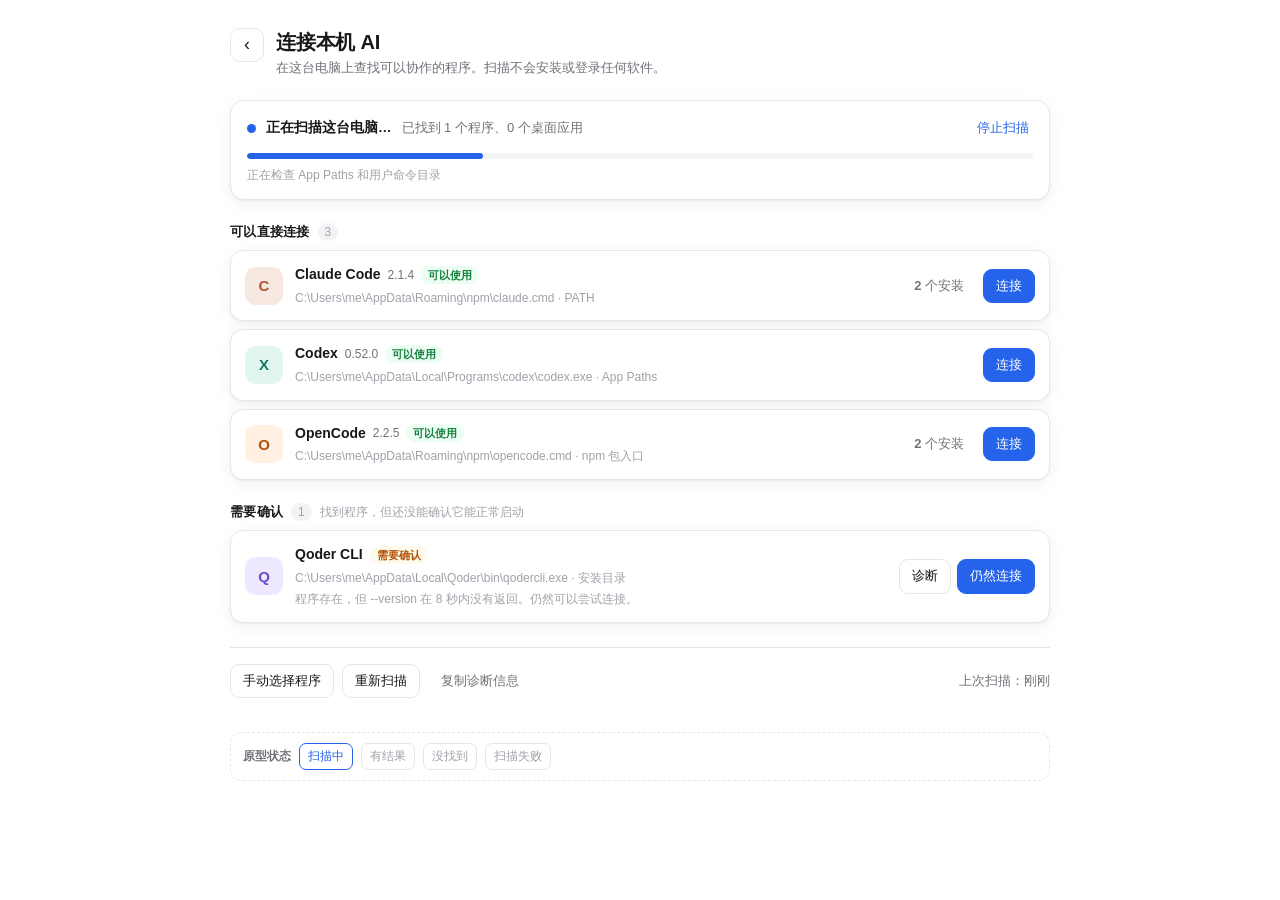
<file: docs/prototypes/harness-scan.html>
<!doctype html>
<html lang="zh-CN">
<head>
<meta charset="utf-8">
<meta name="viewport" content="width=device-width, initial-scale=1">
<title>合拍 Cojam · 本机 AI 扫描原型</title>
<style>
  :root{
    --bg:#ffffff;--side:#f7f7f8;--bar:#ffffff;--fg:#18181b;--mut:#71717a;--faint:#a1a1aa;
    --line:#e7e7ea;--soft:#f3f3f5;--hover:rgba(24,24,27,.05);--btn:#2563eb;--btn-fg:#fff;
    --ok:#15803d;--ok-bg:#ecfdf3;--warn:#b45309;--warn-bg:#fffbeb;--danger:#dc2626;
    --shadow:0 1px 2px rgba(0,0,0,.04),0 4px 16px rgba(0,0,0,.06);
    --shadow-lg:0 12px 40px rgba(0,0,0,.18);
  }
  @media(prefers-color-scheme:dark){
    :root{--bg:#151517;--side:#1b1b1e;--bar:#1b1b1e;--fg:#ececf1;--mut:#a1a1aa;--faint:#6b6b74;
      --line:#2c2c31;--soft:#232328;--hover:rgba(255,255,255,.05);--btn:#3b82f6;
      --ok:#4ade80;--ok-bg:#12301f;--warn:#fbbf24;--warn-bg:#33270d;--danger:#f87171;
      --shadow:0 1px 2px rgba(0,0,0,.3),0 4px 16px rgba(0,0,0,.3);--shadow-lg:0 12px 40px rgba(0,0,0,.5)}
  }
  *{box-sizing:border-box}
  html,body{margin:0;min-height:100%;background:var(--bg);color:var(--fg);
    font:14px/1.55 -apple-system,BlinkMacSystemFont,"Segoe UI","PingFang SC","Microsoft YaHei",sans-serif}
  button{font:inherit;color:inherit;cursor:pointer}
  .page{max-width:860px;margin:0 auto;padding:28px 20px 72px}
  .top{display:flex;align-items:flex-start;gap:12px;margin-bottom:22px}
  .back{width:34px;height:34px;border:1px solid var(--line);background:var(--bar);border-radius:10px;
    display:flex;align-items:center;justify-content:center;font-size:18px;flex:none}
  .back:hover{background:var(--soft)}
  h1{font-size:20px;line-height:1.3;margin:1px 0 3px;letter-spacing:-.01em}
  .sub{color:var(--mut);font-size:13px}
  .scanbar{border:1px solid var(--line);background:var(--bar);border-radius:14px;padding:14px 16px;
    box-shadow:var(--shadow);margin-bottom:18px}
  .scanline{display:flex;align-items:center;gap:10px;flex-wrap:wrap}
  .pulse{width:9px;height:9px;border-radius:50%;background:var(--btn);flex:none;
    box-shadow:0 0 0 0 color-mix(in srgb,var(--btn) 40%,transparent);animation:pulse 1.6s infinite}
  @keyframes pulse{0%{box-shadow:0 0 0 0 color-mix(in srgb,var(--btn) 45%,transparent)}
    70%{box-shadow:0 0 0 7px transparent}100%{box-shadow:0 0 0 0 transparent}}
  .scanline b{font-size:13.5px;font-weight:600}
  .scanline .count{color:var(--mut);font-size:13px}
  .scanline .spacer{flex:1}
  .linkbtn{border:0;background:transparent;color:var(--btn);padding:3px 4px;font-size:13px;border-radius:6px}
  .linkbtn:hover{background:var(--soft)}
  .progress{height:6px;background:var(--soft);border-radius:999px;overflow:hidden;margin-top:12px}
  .progress i{display:block;height:100%;width:0;background:var(--btn);border-radius:999px;transition:width .35s ease}
  .phase{color:var(--faint);font-size:12px;margin-top:7px;min-height:18px}
  .group{margin:22px 0 8px;display:flex;align-items:baseline;gap:8px}
  .group h2{font-size:13px;letter-spacing:.02em;margin:0;font-weight:650}
  .group .n{font-size:12px;color:var(--faint);background:var(--soft);border-radius:999px;padding:0 7px}
  .group p{margin:0;color:var(--faint);font-size:12px}
  .list{display:flex;flex-direction:column;gap:8px}
  .row{border:1px solid var(--line);background:var(--bar);border-radius:13px;padding:13px 14px;
    display:flex;align-items:center;gap:12px;box-shadow:var(--shadow);transition:border-color .15s}
  .row:hover{border-color:color-mix(in srgb,var(--fg) 16%,var(--line))}
  .row.connected{background:color-mix(in srgb,var(--ok-bg) 55%,var(--bar))}
  .avatar{width:38px;height:38px;border-radius:11px;background:var(--soft);display:flex;align-items:center;
    justify-content:center;font-weight:750;font-size:15px;flex:none;color:var(--fg)}
  .avatar.claude{background:#f7e8e2;color:#b4532f}.avatar.codex{background:#e2f6f0;color:#0f7c61}
  .avatar.opencode{background:#fff0e2;color:#b45309}.avatar.qoder{background:#eee8ff;color:#6d4bd1}
  .avatar.cursor{background:#ece9ff;color:#5b4bc4}.avatar.devin{background:#e8edff;color:#4055b3}
  .avatar.windsurf{background:#e2f7f3;color:#0f766e}
  @media(prefers-color-scheme:dark){
    .avatar.claude{background:#3b241d;color:#f0a184}.avatar.codex{background:#12332b;color:#5ee0bd}
    .avatar.opencode{background:#3a2a13;color:#f6c177}.avatar.qoder{background:#2b2447;color:#b7a4ff}
    .avatar.cursor{background:#292447;color:#b7a4ff}.avatar.devin{background:#1e2745;color:#9fb0ff}
    .avatar.windsurf{background:#12332f;color:#6ee7d8}
  }
  .main{flex:1;min-width:0}
  .name{display:flex;align-items:center;gap:7px;flex-wrap:wrap}
  .name b{font-size:14px;font-weight:650}
  .ver{font-size:12px;color:var(--mut)}
  .tag{font-size:11px;line-height:18px;padding:0 7px;border-radius:999px;font-weight:600;white-space:nowrap}
  .tag.ok{color:var(--ok);background:var(--ok-bg)}
  .tag.warn{color:var(--warn);background:var(--warn-bg)}
  .tag.plain{color:var(--mut);background:var(--soft)}
  .meta{color:var(--faint);font-size:12px;margin-top:3px;white-space:nowrap;overflow:hidden;text-overflow:ellipsis}
  .actions{display:flex;align-items:center;gap:6px;flex:none}
  .btn{border:1px solid var(--line);background:var(--bar);border-radius:9px;padding:6px 12px;font-size:13px;
    font-weight:550;white-space:nowrap}
  .btn:hover{background:var(--soft)}
  .btn.pri{background:var(--btn);border-color:var(--btn);color:var(--btn-fg)}
  .btn.pri:hover{filter:brightness(1.07)}
  .btn.ghost{border-color:transparent;background:transparent;color:var(--mut)}
  .btn.ghost:hover{background:var(--soft);color:var(--fg)}
  .btn:disabled{opacity:.55;cursor:default}
  .installs{display:none;margin:10px 0 0 50px;padding:8px 0 0;border-top:1px dashed var(--line)}
  .installs.on{display:block}
  .inst{display:flex;align-items:center;gap:8px;padding:5px 2px;font-size:12.5px;color:var(--mut)}
  .inst input{accent-color:var(--btn)}
  .inst code{font:12px/1.4 ui-monospace,SFMono-Regular,Consolas,monospace;color:var(--fg);
    overflow:hidden;text-overflow:ellipsis;white-space:nowrap}
  .empty{border:1px dashed var(--line);border-radius:14px;padding:34px 20px;text-align:center;color:var(--mut)}
  .empty b{display:block;color:var(--fg);font-size:15px;margin-bottom:5px}
  .empty .actions{justify-content:center;margin-top:14px}
  .foot{margin-top:24px;display:flex;gap:8px;flex-wrap:wrap;align-items:center;
    border-top:1px solid var(--line);padding-top:16px}
  .foot .spacer{flex:1}
  .dev{margin-top:34px;border:1px dashed var(--line);border-radius:12px;padding:10px 12px;
    color:var(--faint);font-size:12px;display:flex;gap:8px;flex-wrap:wrap;align-items:center}
  .dev b{color:var(--mut);font-weight:600}
  .dev button{border:1px solid var(--line);background:var(--bar);border-radius:7px;padding:3px 8px;font-size:12px}
  .dev button.on{border-color:var(--btn);color:var(--btn)}
  .modal{position:fixed;inset:0;z-index:20;display:none;align-items:center;justify-content:center;
    background:rgba(10,10,12,.45);backdrop-filter:blur(3px);padding:20px}
  .modal.on{display:flex}
  .sheet{width:min(440px,100%);background:var(--bar);border:1px solid var(--line);border-radius:16px;
    box-shadow:var(--shadow-lg);padding:20px}
  .sheet h3{margin:0 0 4px;font-size:17px}
  .sheet .sub{margin-bottom:16px}
  .field{margin:12px 0}
  .field label{display:block;font-size:12.5px;color:var(--mut);margin-bottom:5px}
  .field input,.field select{width:100%;border:1px solid var(--line);background:var(--bg);color:var(--fg);
    border-radius:9px;padding:8px 10px;font:inherit;font-size:13.5px}
  .path{font:12px/1.5 ui-monospace,SFMono-Regular,Consolas,monospace;color:var(--mut);word-break:break-all;
    background:var(--soft);border-radius:8px;padding:8px 10px}
  .sheet .actions{justify-content:flex-end;margin-top:18px}
  .toast{position:fixed;left:50%;bottom:26px;transform:translate(-50%,16px);z-index:30;opacity:0;
    pointer-events:none;background:var(--fg);color:var(--bg);border-radius:999px;padding:9px 16px;
    font-size:13px;box-shadow:var(--shadow-lg);transition:opacity .2s,transform .2s;max-width:90vw}
  .toast.on{opacity:1;transform:translate(-50%,0)}
  .toast.warn{background:var(--warn);color:#fff}
  @media(max-width:640px){
    .page{padding:18px 14px 60px}
    .row{align-items:flex-start;flex-wrap:wrap}
    .actions{width:100%;justify-content:flex-end;margin-top:2px}
    .installs{margin-left:0}
  }
</style>
</head>
<body>
<div class="page">
  <header class="top">
    <button class="back" aria-label="返回">‹</button>
    <div>
      <h1>连接本机 AI</h1>
      <div class="sub">在这台电脑上查找可以协作的程序。扫描不会安装或登录任何软件。</div>
    </div>
  </header>

  <section class="scanbar" aria-live="polite">
    <div class="scanline">
      <span class="pulse" id="pulse"></span>
      <b id="scanTitle">正在扫描这台电脑…</b>
      <span class="count" id="scanCount"></span>
      <span class="spacer"></span>
      <button class="linkbtn" id="scanToggle">停止扫描</button>
    </div>
    <div class="progress"><i id="bar"></i></div>
    <div class="phase" id="phase">正在读取 PATH 和系统命令目录</div>
  </section>

  <div id="groups"></div>

  <div class="foot">
    <button class="btn" id="manual">手动选择程序</button>
    <button class="btn" id="rescan">重新扫描</button>
    <button class="btn ghost" id="diagnose">复制诊断信息</button>
    <span class="spacer"></span>
    <span class="sub" id="lastScan">上次扫描：刚刚</span>
  </div>

  <div class="dev">
    <b>原型状态</b>
    <button data-demo="scan" class="on">扫描中</button>
    <button data-demo="done">有结果</button>
    <button data-demo="empty">没找到</button>
    <button data-demo="error">扫描失败</button>
  </div>
</div>

<div class="modal" id="modal" role="dialog" aria-modal="true" aria-labelledby="modalTitle">
  <div class="sheet">
    <h3 id="modalTitle">连接</h3>
    <div class="sub" id="modalSub"></div>
    <div class="field"><label>联系人名称</label><input id="connName" maxlength="40"></div>
    <div class="field"><label>加入会话</label>
      <select id="connRoom">
        <option value="current">当前会话：登录页改版</option>
        <option value="">暂不加入，只保留联系人</option>
      </select>
    </div>
    <div class="path" id="connPath"></div>
    <div class="actions">
      <button class="btn" id="modalCancel">取消</button>
      <button class="btn pri" id="modalConnect">连接</button>
    </div>
  </div>
</div>

<div class="toast" id="toast"></div>

<script>
(function(){
  const $ = id => document.getElementById(id);
  const groups = $('groups');
  let state = 'scanning', timer = null, progress = 0, modalCandidate = null;
  let connected = new Set();

  const candidates = [
    {id:'claude', group:'ready', name:'Claude Code', letter:'C', tone:'claude', version:'2.1.4',
     path:'C:\\Users\\me\\AppData\\Roaming\\npm\\claude.cmd', source:'PATH', status:'可以使用',
     installs:[{id:'claude-npm',path:'C:\\Users\\me\\AppData\\Roaming\\npm\\claude.cmd',version:'2.1.4'},
               {id:'claude-local',path:'C:\\Tools\\claude\\claude.exe',version:'2.1.4'}]},
    {id:'codex', group:'ready', name:'Codex', letter:'X', tone:'codex', version:'0.52.0',
     path:'C:\\Users\\me\\AppData\\Local\\Programs\\codex\\codex.exe', source:'App Paths',
     status:'可以使用', installs:[]},
    {id:'opencode', group:'ready', name:'OpenCode', letter:'O', tone:'opencode', version:'2.2.5',
     path:'C:\\Users\\me\\AppData\\Roaming\\npm\\opencode.cmd', source:'npm 包入口',
     status:'可以使用', installs:[
       {id:'oc-npm',path:'C:\\Users\\me\\AppData\\Roaming\\npm\\opencode.cmd',version:'2.2.5'},
       {id:'oc-tools',path:'D:\\Tools\\opencode\\opencode.exe',version:'2.1.8'}]},
    {id:'qodercli', group:'attention', name:'Qoder CLI', letter:'Q', tone:'qoder', version:'',
     path:'C:\\Users\\me\\AppData\\Local\\Qoder\\bin\\qodercli.exe', source:'安装目录',
     status:'版本读取超时', note:'程序存在，但 --version 在 8 秒内没有返回。仍然可以尝试连接。', installs:[]},
    {id:'cursor_desktop', group:'desktop', name:'Cursor', letter:'C', tone:'cursor', version:'',
     path:'C:\\Users\\me\\AppData\\Local\\Programs\\cursor\\Cursor.exe', source:'开始菜单快捷方式',
     status:'已安装 · 自带 Agent CLI 已找到', note:'桌面窗口本身不能接收任务；连接它的 CLI 后可以自动执行。',
     linked:'cursor_agent', installs:[]},
    {id:'devin', group:'desktop', name:'Devin', letter:'D', tone:'devin', version:'',
     path:'C:\\Users\\me\\AppData\\Local\\Programs\\Devin\\Devin.exe', source:'开始菜单快捷方式',
     status:'已安装 · 可通过外部成员接入', note:'需要 Devin 自己通过 MCP 或 HTTP 连接会议室。', installs:[]},
    {id:'windsurf', group:'desktop', name:'Windsurf', letter:'W', tone:'windsurf', version:'',
     path:'C:\\Users\\me\\AppData\\Local\\Programs\\Windsurf\\Windsurf.exe', source:'开始菜单快捷方式',
     status:'已安装 · 会议室不能直接调用', note:'目前没有检测到可用的 CLI 或接口。', installs:[]}
  ];

  const groupMeta = {
    ready:['可以直接连接',''],
    attention:['需要确认','找到程序，但还没能确认它能正常启动'],
    desktop:['桌面应用','应用本身不能直接接收任务，请选择它提供的接入方式']
  };

  function esc(s){return String(s).replace(/[&<>"']/g,c=>({'&':'&amp;','<':'&lt;','>':'&gt;','"':'&quot;',"'":'&#39;'}[c]))}

  function statusTag(c){
    if(connected.has(c.id)) return '<span class="tag ok">已连接</span>';
    if(c.group==='attention') return '<span class="tag warn">需要确认</span>';
    if(c.group==='desktop') return '<span class="tag plain">桌面应用</span>';
    return '<span class="tag ok">可以使用</span>';
  }

  function row(c){
    const isDesktop = c.group==='desktop';
    let actions = '';
    if(connected.has(c.id)){
      actions = '<button class="btn" data-open="'+c.id+'">打开</button>';
    } else if(c.id==='cursor_desktop'){
      actions = '<button class="btn pri" data-connect="cursor_agent">连接 CLI</button>'+
                '<button class="btn" data-external="cursor_desktop">外部接入</button>';
    } else if(isDesktop){
      actions = c.id==='devin'
        ? '<button class="btn pri" data-external="'+c.id+'">作为外部成员接入</button>'
        : '<button class="btn" data-explain="'+c.id+'">查看接入方式</button>';
    } else if(c.group==='attention'){
      actions = '<button class="btn" data-explain="'+c.id+'">诊断</button>'+
                '<button class="btn pri" data-connect="'+c.id+'">仍然连接</button>';
    } else {
      actions = '<button class="btn pri" data-connect="'+c.id+'">连接</button>';
    }
    if(c.installs && c.installs.length>1 && !isDesktop){
      actions = '<button class="btn ghost" data-installs="'+c.id+'">2 个安装</button>' + actions;
    }
    const installs = c.installs && c.installs.length>1 ? '<div class="installs" id="inst-'+c.id+'">'+
      c.installs.map((x,i)=>'<label class="inst"><input type="radio" name="inst-'+c.id+'" '+(i===0?'checked':'')+
        ' value="'+esc(x.id)+'"><code>'+esc(x.path)+'</code><span>'+esc(x.version||'')+'</span></label>').join('')+'</div>' : '';
    return '<div class="row'+(connected.has(c.id)?' connected':'')+'" data-row="'+c.id+'">'+
      '<div class="avatar '+c.tone+'">'+esc(c.letter)+'</div>'+
      '<div class="main"><div class="name"><b>'+esc(c.name)+'</b>'+
        (c.version?'<span class="ver">'+esc(c.version)+'</span>':'')+statusTag(c)+'</div>'+
        '<div class="meta">'+esc(c.path)+' · '+esc(c.source)+'</div>'+
        (c.note?'<div class="meta">'+esc(c.note)+'</div>':'')+
        installs+
      '</div><div class="actions">'+actions+'</div></div>';
  }

  function render(){
    if(state==='scanning'){
      const visible = candidates.filter(c=>c.group==='ready'||c.group==='attention');
      groups.innerHTML = visible.length ? section('ready', visible.filter(c=>c.group==='ready')) +
        section('attention', visible.filter(c=>c.group==='attention')) : '';
      return;
    }
    if(state==='empty'){
      groups.innerHTML = '<div class="empty"><b>没有检测到可调用的程序</b>'+
        '可以手动选择程序，或先安装一个支持命令行的 AI。'+
        '<div class="actions"><button class="btn pri" data-manual="1">手动选择程序</button>'+
        '<button class="btn" data-explain="install">安装说明</button></div></div>';
      return;
    }
    if(state==='error'){
      groups.innerHTML = '<div class="empty"><b>扫描没有完成</b>'+
        '读取开始菜单快捷方式时失败：权限不足。已找到的程序仍然可以使用。'+
        '<div class="actions"><button class="btn pri" data-rescan="1">重试扫描</button>'+
        '<button class="btn" data-explain="error">复制诊断信息</button></div></div>'+
        section('ready', candidates.filter(c=>c.group==='ready'))+
        section('desktop', candidates.filter(c=>c.group==='desktop'));
      return;
    }
    groups.innerHTML = ['ready','attention','desktop'].map(g=>section(g, candidates.filter(c=>c.group===g))).join('');
  }

  function section(key, rows){
    if(!rows.length) return '';
    return '<div class="group"><h2>'+groupMeta[key][0]+'</h2><span class="n">'+rows.length+'</span>'+
      (groupMeta[key][1]?'<p>'+groupMeta[key][1]+'</p>':'')+'</div>'+
      '<div class="list">'+rows.map(row).join('')+'</div>';
  }

  function setProgress(p, title, phase){
    progress = p;
    $('bar').style.width = Math.round(p*100)+'%';
    if(title) $('scanTitle').textContent = title;
    if(phase) $('phase').textContent = phase;
    const ready = candidates.filter(c=>c.group==='ready').length;
    const desktop = candidates.filter(c=>c.group==='desktop').length;
    $('scanCount').textContent = p>=1 ? '扫描完成' : '已找到 '+(p>.35?ready:Math.max(1,ready-2))+' 个程序、'+(p>.7?desktop:0)+' 个桌面应用';
  }

  function startScan(){
    clearInterval(timer); connected = new Set(); state='scanning'; progress=0;
    $('pulse').style.display=''; $('scanToggle').textContent='停止扫描';
    setProgress(.08,'正在扫描这台电脑…','正在读取 PATH 和系统命令目录');
    render();
    const steps = [
      [.3,'正在扫描这台电脑…','正在检查 App Paths 和用户命令目录'],
      [.55,'正在扫描这台电脑…','正在读取 npm / pnpm / Bun 包入口'],
      [.78,'正在扫描这台电脑…','正在解析开始菜单快捷方式'],
      [1,'扫描完成','共检查 4 个阶段，没有发现需要处理的问题']
    ];
    let i=0;
    timer = setInterval(()=>{
      if(i>=steps.length){clearInterval(timer); return}
      const s=steps[i++]; setProgress(s[0],s[1],s[2]); render();
      if(s[0]===1){clearInterval(timer); state='done'; $('pulse').style.display='none';
        $('scanToggle').textContent='重新扫描'; render()}
    }, 850);
  }

  function showModal(c){
    modalCandidate = c;
    $('modalTitle').textContent = '连接 ' + c.name;
    $('modalSub').textContent = c.group==='desktop' ? '将连接它自带的 CLI，而不是桌面窗口。' : '确认后会把联系人加入所选会话。';
    $('connName').value = '我的 ' + c.name.replace(/ CLI$/,'');
    $('connPath').textContent = c.path;
    $('modal').classList.add('on');
    setTimeout(()=>$('connName').focus(),30);
  }

  function hideModal(){ $('modal').classList.remove('on'); modalCandidate=null }

  function connect(id){
    const c = candidates.find(x=>x.id===id) || {
      id:'cursor_agent', name:'Cursor Agent CLI',
      path:'C:\\Users\\me\\AppData\\Local\\Programs\\cursor\\resources\\app\\bin\\cursor-agent.exe'
    };
    showModal(c);
  }

  function toast(text, warn){
    const t=$('toast'); t.textContent=text; t.className='toast on'+(warn?' warn':'');
    clearTimeout(toast.timer); toast.timer=setTimeout(()=>t.className='toast',2600);
  }

  $('modalCancel').onclick = hideModal;
  $('modal').onclick = e => { if(e.target===$('modal')) hideModal() };
  $('modalConnect').onclick = () => {
    if(!modalCandidate) return;
    const name=$('connName').value.trim() || modalCandidate.name;
    const room=$('connRoom').value;
    const btn=$('modalConnect'); btn.disabled=true; btn.textContent='连接中…';
    setTimeout(()=>{
      btn.disabled=false; btn.textContent='连接';
      const id=modalCandidate.id==='cursor_agent'?'cursor_desktop':modalCandidate.id;
      connected.add(id); hideModal(); state='done'; render();
      toast('已连接 '+name+(room?'，并加入「登录页改版」':'，已保留在联系人里'));
    },650);
  };

  document.addEventListener('click', e=>{
    const t=e.target.closest('button'); if(!t) return;
    if(t.dataset.connect) return connect(t.dataset.connect);
    if(t.dataset.installs){ const box=$('inst-'+t.dataset.installs); box.classList.toggle('on'); return }
    if(t.dataset.external){ toast('将打开外部成员接入：'+t.dataset.external, false); return }
    if(t.dataset.explain){ toast(t.dataset.explain==='install'?'将打开安装说明':'诊断信息已展开（原型）'); return }
    if(t.dataset.open){ toast('将打开已连接的联系人'); return }
    if(t.dataset.manual){ toast('将打开文件选择器'); return }
    if(t.dataset.rescan) return startScan();
  });

  $('rescan').onclick = startScan;
  $('manual').onclick = ()=>toast('将打开文件选择器，选择后可探测版本');
  $('diagnose').onclick = ()=>{
    const text = 'Cojam harness scan\nstate='+state+'\nplatform=win32\ncandidates='+candidates.length;
    if(navigator.clipboard && window.isSecureContext){ navigator.clipboard.writeText(text).catch(()=>{}); }
    else { const x=document.createElement('textarea'); x.value=text; document.body.appendChild(x); x.select();
      try{document.execCommand('copy')}catch(e){} x.remove(); }
    toast('诊断信息已复制（不含密钥）');
  };
  $('scanToggle').onclick = ()=>{
    if(state==='scanning'){ clearInterval(timer); state='done'; $('pulse').style.display='none';
      $('scanToggle').textContent='重新扫描'; $('scanTitle').textContent='扫描已停止'; render(); }
    else startScan();
  };

  document.querySelectorAll('[data-demo]').forEach(b=>b.onclick=()=>{
    document.querySelectorAll('[data-demo]').forEach(x=>x.classList.toggle('on',x===b));
    clearInterval(timer);
    state=b.dataset.demo;
    $('pulse').style.display = state==='scanning'?'':'none';
    $('scanToggle').textContent = state==='scanning'?'停止扫描':'重新扫描';
    if(state==='scanning'){ startScan(); return }
    if(state==='done'){ setProgress(1,'扫描完成','共检查 4 个阶段，没有发现需要处理的问题'); }
    if(state==='empty'){ setProgress(1,'扫描完成','没有检测到可调用的程序'); }
    if(state==='error'){ setProgress(1,'扫描未完成','读取开始菜单快捷方式时失败：权限不足'); }
    render();
  });

  startScan();
})();
</script>
</body>
</html>
</file>
<file: website/style.css>
:root{--ink:#211631;--muted:#776e82;--purple:#6022e8;--lime:#d5ff3f;--paper:#f9f8fd;--line:#e9e4ef;--font:-apple-system,BlinkMacSystemFont,"Segoe UI","Microsoft YaHei",sans-serif}*{box-sizing:border-box}html{scroll-behavior:smooth}body{margin:0;background:var(--paper);color:var(--ink);font:16px/1.7 var(--font);-webkit-font-smoothing:antialiased}a{color:inherit;text-decoration:none}button,a,summary{-webkit-tap-highlight-color:transparent}a:focus-visible,summary:focus-visible{outline:3px solid var(--purple);outline-offset:5px}.wrap{width:min(1240px,calc(100% - 80px));margin:auto}.topbar{height:88px;display:flex;align-items:center;width:min(1380px,calc(100% - 80px));margin:auto;gap:40px}.brand{display:flex;align-items:center;gap:8px;font-size:27px;font-weight:850;font-style:italic;letter-spacing:-1.5px;line-height:1}.brand img{width:42px;height:42px;transform:rotate(-7deg)}.brand-cn{font-size:11px;font-style:normal;font-weight:650;letter-spacing:0;margin-left:8px;vertical-align:middle}.topbar nav{display:flex;gap:36px;margin-left:auto;font-size:13px;font-weight:600;color:#554d60}.topbar nav a:hover,.text-link:hover,.footer a:hover{color:var(--purple)}.nav-cta{background:var(--ink);color:#fff;border-radius:999px;padding:10px 17px;font-size:12px;font-weight:700;white-space:nowrap}.nav-cta span{margin-left:16px}.nav-cta:hover{background:var(--purple)}.hero{min-height:650px;display:grid;grid-template-columns:.95fr 1.05fr;align-items:center;gap:35px;padding:50px 0 90px}.hero-copy{position:relative;z-index:2}.eyebrow,.kicker{font-size:11px;font-weight:750;letter-spacing:.14em;color:var(--purple)}.eyebrow{display:inline-flex;align-items:center;gap:9px;background:#f0eafd;border:1px solid #e5ddf7;padding:8px 13px;border-radius:100px;letter-spacing:.08em}.pulse{width:7px;height:7px;border-radius:50%;background:var(--purple);box-shadow:0 0 0 4px #6022e81a}.hero h1{font-size:clamp(55px,6.7vw,92px);line-height:1.15;letter-spacing:-.075em;margin:26px 0;font-weight:850}.hero h1 span:not(.period){color:var(--purple)}.period{color:#bce936}.hero-copy>p{font-size:17px;line-height:2;color:#6e657b;margin:0}.hero-actions{display:flex;align-items:center;gap:29px;margin-top:37px}.button{display:inline-flex;align-items:center;justify-content:space-between;gap:42px;border-radius:13px;padding:15px 20px;font-size:14px;font-weight:750;transition:transform .18s,box-shadow .18s,background .18s}.button:hover{transform:translateY(-3px);box-shadow:0 10px 25px #5b20c629}.primary{background:var(--purple);color:white}.button span{font-size:18px}.text-link{font-size:13px;font-weight:650}.text-link span{margin-left:8px}.hero-foot{margin-top:62px;color:#857a90;font-size:11px}.tiny-stars{color:var(--purple);font-size:19px;vertical-align:-2px;margin-right:8px}.hero-art{position:relative;height:510px;display:grid;place-items:center;isolation:isolate}.hero-art:before{content:"";position:absolute;width:78%;aspect-ratio:1;background:#eee7ff;border-radius:50%;z-index:-2}.orbit{position:absolute;border:1px solid #d9c9f5;border-radius:50%;z-index:-1}.orbit-one{width:92%;height:85%;transform:rotate(-18deg)}.orbit-two{width:105%;height:70%;transform:rotate(24deg)}.chat-window{width:min(100%,460px);background:#fff;border:1px solid #e4deef;border-radius:22px;box-shadow:0 28px 70px #4a20921a,0 8px 20px #4a20920a;transform:rotate(-3deg);overflow:hidden}.window-top{height:53px;display:flex;align-items:center;justify-content:space-between;border-bottom:1px solid #eeeaf4;padding:0 18px;font-size:11px;font-weight:650;color:#6c6277}.window-dots{display:flex;gap:4px}.window-dots i,.frame-bar i{width:6px;height:6px;border-radius:50%;background:#d5cadd}.window-top-end{font-size:15px;color:#a192ac}.window-body{padding:22px 24px 20px}.intro-row{display:flex;gap:10px;align-items:center;margin-bottom:20px}.mini-badge{display:grid;place-items:center;background:var(--lime);width:34px;height:34px;border-radius:10px;font-size:17px}.intro-row b,.intro-row small{display:block;font-size:11px}.intro-row small{font-size:9px;color:#9a90a3}.bubble{font-size:11px;line-height:1.7}.bubble.human{margin-left:23%;background:var(--purple);color:white;padding:12px 14px;border-radius:14px 14px 3px 14px}.bubble.human span{display:block;font-size:9px;opacity:.75;margin-bottom:3px}.bubble.ai{display:flex;gap:10px;margin-top:19px}.avatar{width:27px;height:27px;display:grid;place-items:center;flex:none;font-size:10px;font-weight:700;border-radius:9px}.lavender{background:#eee8ff;color:#6b35e8}.citrus{background:#eff9cb;color:#4e661b}.bubble.ai b{font-size:10px}.bubble.ai p{background:#f7f5fc;border:1px solid #eeeaf5;padding:10px 12px;margin:6px 0 0;border-radius:3px 11px 11px 11px;color:#51465e}.fake-input{margin-top:24px;border:1px solid #ece7f2;border-radius:11px;padding:11px 12px;color:#b4aabc;font-size:10px;display:flex;justify-content:space-between;align-items:center}.fake-input span{display:grid;place-items:center;background:var(--purple);color:white;width:25px;height:25px;border-radius:8px;font-size:14px}.floating-tag{position:absolute;z-index:3;background:white;border:1px solid #ebe6f0;box-shadow:0 9px 25px #39225d12;padding:9px 12px;border-radius:12px;font-size:11px;font-weight:700}.tag-people{top:54px;right:3%;transform:rotate(7deg)}.tag-people>span{color:var(--purple);font-size:18px;margin-right:5px}.tag-together{bottom:52px;left:0;display:flex;align-items:center;gap:9px;transform:rotate(4deg)}.mini-avatars{display:flex;padding-left:4px}.mini-avatars i{font-style:normal;width:23px;height:23px;display:grid;place-items:center;border:2px solid white;border-radius:50%;background:#eee4ff;color:var(--purple);font-size:9px;margin-left:-4px}.mini-avatars i:nth-child(2){background:var(--lime);color:var(--ink)}.mini-avatars i:nth-child(3){background:#ffddce;color:#9c4a38}.floating-star{position:absolute;right:5%;bottom:68px;font-size:38px;color:var(--purple);transform:rotate(15deg)}.ribbon{overflow:hidden;background:var(--lime);padding:16px 0;font-size:12px;font-weight:750;letter-spacing:.08em;white-space:nowrap}.ribbon div{width:max-content;animation:marquee 38s linear infinite}.ribbon span{color:var(--purple);margin:0 26px;font-size:16px}@keyframes marquee{to{transform:translateX(-50%)}}.intro{padding:130px 0 145px}.section-top{display:flex;justify-content:space-between;align-items:flex-start;border-bottom:1px solid var(--line);padding-bottom:25px}.section-top p{font-size:12px;color:var(--muted);line-height:1.7;margin:0;text-align:right}.intro-grid{display:grid;grid-template-columns:1fr .8fr;gap:80px;padding:58px 0 72px}.intro h2,.faq h2{font-size:clamp(38px,4.5vw,62px);line-height:1.35;letter-spacing:-.06em;margin:0;font-weight:800}.intro h2 span,.faq h2 span{color:var(--purple)}.intro-text{max-width:440px;padding-top:4px}.intro-text p{font-size:14px;line-height:2.05;color:#6f657a;margin:0 0 15px}.under-link{display:inline-block;border-bottom:1px solid var(--purple);color:var(--purple);font-weight:700;font-size:12px;padding:8px 0;margin-top:5px}.under-link span{margin-left:20px}.steps{display:grid;grid-template-columns:repeat(3,1fr);border-top:1px solid var(--line)}.steps article{padding:24px 30px 0 0;position:relative}.steps article+article{border-left:1px solid var(--line);padding-left:30px}.step-no{font-size:10px;color:#9f96a7;letter-spacing:.1em}.step-icon{width:46px;height:46px;border-radius:14px;display:grid;place-items:center;margin:28px 0 24px;background:#eee8fc;color:var(--purple);font-size:24px;font-weight:600}.steps article:nth-child(2) .step-icon{background:var(--lime);color:var(--ink)}.steps article:nth-child(3) .step-icon{background:#f7e5f0;color:#b84c8b}.steps h3{font-size:17px;margin:0 0 8px}.steps p{font-size:12px;color:var(--muted);max-width:270px;margin:0;line-height:1.9}.product{background:#21162e;color:#f8f5fc;padding:112px 0 100px;overflow:hidden}.kicker.light{color:#c9b5ff}.product-heading{display:flex;justify-content:space-between;gap:80px;align-items:end}.product-heading h2{font-size:clamp(40px,5vw,70px);line-height:1.23;letter-spacing:-.07em;margin:25px 0 0}.product-heading h2 span{color:var(--lime)}.product-heading>p{font-size:13px;color:#c5b8ce;line-height:2;max-width:310px;margin:0 0 7px}.product-frame{margin-top:63px;border-radius:19px;overflow:hidden;background:#f7f6fb;box-shadow:0 35px 90px #0e061a66;border:1px solid #ffffff30}.frame-bar{height:44px;display:flex;align-items:center;justify-content:space-between;padding:0 17px;color:#7d7187;font-size:10px;background:#f3eff9}.frame-bar span:first-child{display:flex;gap:5px}.product-frame img{display:block;width:100%;height:auto}.product-bottom{display:grid;grid-template-columns:repeat(3,1fr);margin-top:51px;gap:30px}.product-bottom>div{display:flex;gap:15px;align-items:flex-start}.product-bottom>div>span{font-size:21px;color:var(--lime)}.product-bottom p{margin:0;font-size:11px;color:#b9aabb;line-height:1.9}.product-bottom b{font-size:13px;color:#f8f5fc}.faq{display:grid;grid-template-columns:1fr 1fr;gap:90px;padding:140px 0}.faq h2{margin-top:28px}.faq-header>p{color:var(--muted);font-size:13px;margin-top:22px}.faq-list{border-top:1px solid var(--line)}details{border-bottom:1px solid var(--line)}summary{display:flex;justify-content:space-between;align-items:center;cursor:pointer;list-style:none;padding:22px 0;gap:20px;font-weight:650;font-size:14px}summary::-webkit-details-marker{display:none}summary span{font-size:20px;font-weight:400;color:var(--purple);transition:transform .2s}details[open] summary span{transform:rotate(45deg)}details p{margin:0 30px 24px 0;color:#71677b;font-size:12px;line-height:2}.download{padding-bottom:100px}.download-card{min-height:340px;border-radius:28px;background:var(--lime);padding:56px 64px;display:flex;align-items:center;justify-content:space-between;position:relative;overflow:hidden}.download-copy{z-index:2}.download-label{font-size:10px;letter-spacing:.16em;font-weight:750}.download-label span{color:var(--purple);font-size:19px;margin-left:7px}.download h2{font-size:clamp(43px,5.2vw,72px);letter-spacing:-.07em;line-height:1.2;margin:22px 0 10px}.download h2 span{color:var(--purple)}.download-copy>p{font-size:13px;margin:0 0 26px}.dark{background:var(--ink);color:white}.dark:hover{background:var(--purple)}.download-note{font-size:10px;margin-top:12px;color:#565e31}.download-mark{position:relative;width:300px;height:240px;display:grid;place-items:center}.download-mark:before{content:"";position:absolute;width:240px;height:240px;border:1px solid #8fae39;border-radius:50%}.download-mark img{width:185px;transform:rotate(-12deg);filter:drop-shadow(0 12px 0 #b3dc2c)}.mark-spark{position:absolute;color:var(--purple);font-size:28px;font-weight:700}.mark-spark.one{top:0;right:3px}.mark-spark.two{bottom:15px;left:0}.footer{border-top:1px solid var(--line);display:flex;align-items:center;gap:28px;padding:28px 0 37px}.footer-brand{font-size:21px}.footer-brand img{width:34px;height:34px}.footer p{font-size:11px;color:var(--muted)}.footer>div{margin-left:auto;display:flex;gap:30px;font-size:11px;font-weight:600}@media(max-width:850px){.wrap,.topbar{width:calc(100% - 40px)}.topbar{height:75px;gap:14px}.topbar nav{display:none}.nav-cta{margin-left:auto}.hero{grid-template-columns:1fr;padding:55px 0 75px;gap:25px}.hero h1{font-size:clamp(54px,11vw,80px)}.hero-art{height:440px}.hero-foot{margin-top:36px}.intro{padding:90px 0}.intro-grid{gap:30px}.product{padding:85px 0}.faq{gap:45px;padding:90px 0}.product-heading{gap:30px}.download-card{padding:45px}.download-mark{width:210px}.download-mark img{width:140px}.download-mark:before{width:180px;height:180px}}@media(max-width:600px){.brand{font-size:24px}.brand img{width:38px;height:38px}.hero{padding-top:39px}.hero h1{font-size:55px;margin:24px 0 20px}.hero-copy>p{font-size:15px}.hero-art{height:370px;margin-top:5px}.chat-window{width:88%;transform:rotate(-3deg)}.window-body{padding:18px}.floating-tag{font-size:10px}.tag-people{top:16px;right:0}.tag-together{bottom:17px;left:0}.floating-star{right:0;bottom:28px}.ribbon{padding:13px 0}.intro{padding:78px 0}.section-top p{font-size:11px}.intro-grid{grid-template-columns:1fr;gap:25px;padding:42px 0 45px}.intro h2,.faq h2{font-size:40px}.steps{grid-template-columns:1fr}.steps article,.steps article+article{display:grid;grid-template-columns:42px 1fr;column-gap:14px;padding:23px 0;border-left:0;border-bottom:1px solid var(--line)}.step-no{grid-row:1}.step-icon{grid-row:1/3;margin:0;width:42px;height:42px}.steps h3,.steps p{grid-column:2}.steps h3{margin:0 0 3px}.steps p{max-width:none}.steps .step-no{display:none}.product{padding:76px 0}.product-heading{display:block}.product-heading h2{font-size:42px}.product-heading>p{margin-top:20px}.product-frame{margin-top:35px;border-radius:12px}.frame-bar{height:35px}.product-bottom{grid-template-columns:1fr;gap:22px;margin-top:33px}.faq{grid-template-columns:1fr;gap:30px;padding:80px 0}.faq h2{margin-top:19px}.faq-header>p{margin-top:15px}.download{padding-bottom:60px}.download-card{padding:37px 25px;min-height:360px;align-items:flex-start}.download h2{font-size:45px}.download-mark{position:absolute;right:-20px;bottom:-42px;opacity:.32;width:190px}.download-mark:before{width:160px;height:160px}.download-mark img{width:130px}.footer{flex-wrap:wrap;gap:10px}.footer p{width:100%;order:3}.footer>div{gap:16px}.footer-brand{font-size:20px}}@media(prefers-reduced-motion:reduce){*,*::before,*::after{animation:none!important;transition:none!important;scroll-behavior:auto!important}}
.download-options{display:grid;grid-template-columns:repeat(3,minmax(0,1fr));gap:14px;margin-top:16px}.download-option{background:#fff;border:1px solid var(--line);border-radius:19px;padding:25px;display:flex;flex-direction:column;min-width:0;min-height:275px}.option-top{display:flex;justify-content:space-between;align-items:center;margin-bottom:22px}.option-number{font-size:10px;letter-spacing:.1em;color:#80748d;font-weight:700}.option-mark{font-size:19px;color:var(--purple)}.download-option h3{font-size:18px;letter-spacing:-.03em;margin:0 0 9px}.download-option p{font-size:12px;line-height:1.9;color:var(--muted);margin:0 0 20px}.option-action,.option-actions{margin-top:auto;font-size:12px;font-weight:700;color:var(--purple)}.option-action{display:flex;justify-content:space-between;padding:12px 0;border-top:1px solid var(--line)}.option-action:hover,.option-actions a:hover{text-decoration:underline}.download-option small{font-size:10px;color:#81768b;line-height:1.7}.code-option pre{overflow-x:auto;white-space:pre;max-width:100%;padding:12px;background:#f5f2fb;border-radius:9px;color:#55466b;font:10px/1.8 ui-monospace,Consolas,monospace;margin:0 0 12px}.option-actions{display:flex;align-items:center;gap:16px;margin:0 0 11px}.option-actions button{border:0;border-radius:8px;background:var(--purple);color:white;padding:8px 11px;font:600 11px var(--font);cursor:pointer}.option-actions button:hover{background:#4714b9}.option-actions button:focus-visible{outline:3px solid var(--purple);outline-offset:3px}.download-fineprint{color:var(--muted);font-size:11px;margin:15px 3px 0}@media(max-width:850px){.download-options{grid-template-columns:1fr 1fr}.code-option{grid-column:1/-1}}@media(max-width:600px){.download-options{grid-template-columns:1fr}.download-option{min-height:0;padding:22px}.option-top{margin-bottom:16px}.download-option p{margin-bottom:16px}.code-option{grid-column:auto}.download-fineprint{line-height:1.8}}
</file>
<file: static/guest.css>
/* Visitor UI shares the ∀ + ∫ identity, without host management controls. */
:root{font-family:-apple-system,BlinkMacSystemFont,"Segoe UI","Microsoft YaHei",sans-serif;color-scheme:light dark;--bg:#fcfbff;--side:#f0edf9;--paper:#fff;--ink:#272136;--muted:#726a82;--line:#e8e2f1;--accent:#6022e8;--accent-ink:#fff;background:var(--bg);color:var(--ink)}
@media(prefers-color-scheme:dark){:root{--bg:#191522;--side:#211a30;--paper:#231d2f;--ink:#f1eafa;--muted:#b1a3c3;--line:#3a2e4d;--accent:#a680ff;--accent-ink:#1a102c}}
body{grid-template-columns:264px minmax(0,1fr);font-size:14px;line-height:1.7}
aside{background:var(--side);border-color:var(--line);padding:28px 20px}
.guest-brand{display:flex;align-items:center;gap:11px;letter-spacing:-.6px;font-size:20px;margin:0 0 8px}.guest-brand img{border-radius:10px}
small{color:var(--muted);font-size:11px}.key-label{display:block;margin:28px 0 0;font-size:11px;color:var(--muted)}
button,input,textarea{border:1px solid var(--line);background:var(--paper);color:var(--ink);border-radius:9px;font-size:12px;padding:10px 12px}
input{margin:7px 0 12px;min-width:0}button{transition:background .15s}button:hover{background:color-mix(in srgb,var(--accent) 8%,var(--paper))}button:disabled{opacity:.45;cursor:default}
button:focus-visible,input:focus-visible,textarea:focus-visible{outline:2px solid var(--accent);outline-offset:3px}
#connect,#submit{background:var(--accent);color:var(--accent-ink);border-color:var(--accent)}#logout{background:transparent}
#identity{font-size:11px;color:var(--muted);margin:24px 0 10px}
#list button{border-color:transparent;background:transparent;padding:10px;font-size:12px;overflow-wrap:anywhere}
#list button.on{color:var(--accent);background:color-mix(in srgb,var(--accent) 9%,var(--side));border-color:var(--line);box-shadow:inset 2px 0 var(--accent)}
main{padding:32px max(28px,calc((100% - 1040px)/2));background:var(--bg)}main h2{font-size:21px;letter-spacing:-.4px;margin:0}
#status{color:var(--muted);font-size:11px;padding-bottom:18px;border-bottom:1px solid var(--line);margin-bottom:0}
#feed{padding:24px 0;line-height:1.9}.msg{padding:16px 0 24px;border:0;font-size:14px}.who{color:var(--muted);font-size:11px;margin-bottom:8px}
#feed:empty{display:grid;place-content:center;text-align:center;white-space:normal}#feed:empty::before{content:'每个想法，都有回声。';font-size:22px;color:var(--ink);letter-spacing:-.5px}#feed:empty::after{content:'选择一场受邀会话，加入讨论。';font-size:12px;color:var(--muted);margin-top:10px}
form{padding:10px;background:var(--paper);border:1px solid var(--line);border-radius:14px;align-items:flex-end;box-shadow:0 4px 20px #18382b06}
textarea{border:0;background:transparent;font-size:13px;min-height:44px;resize:none;max-height:140px;min-width:0;line-height:1.7}#submit{height:36px;padding:0 17px;margin-bottom:4px}
#error{font-size:12px;color:#b63838;overflow-wrap:anywhere}
@media(max-width:650px){body{grid-template-columns:1fr;grid-template-rows:auto minmax(0,1fr)}aside{padding:18px 16px;max-height:34dvh;border-right:0;border-bottom:1px solid var(--line)}.guest-brand{font-size:18px}.guest-brand img{width:30px;height:30px}.key-label{margin-top:14px}#key{width:100%;margin:5px 0 8px}#identity{display:inline;margin:0 0 0 8px}#list{display:flex;gap:5px;overflow:auto}#list button{flex:none;width:auto;max-width:210px;white-space:nowrap;overflow:hidden;text-overflow:ellipsis;margin:6px 0 0}main{padding:20px 16px calc(14px + env(safe-area-inset-bottom))}main h2{font-size:18px}#status{padding-bottom:12px}#feed:empty::before{font-size:20px}.msg{font-size:13px}}
@media(prefers-reduced-motion:reduce){*{transition:none!important;scroll-behavior:auto!important}}

/* Cojam identity, shared with the host workspace. */
aside{background:var(--side);color:var(--ink);border:0;padding:32px 22px}
aside small,.key-label,#identity{color:var(--muted)}
.guest-brand{font-size:32px;font-weight:850;font-style:italic;letter-spacing:-1.6px;gap:12px;margin-bottom:14px;line-height:1}
.guest-brand small{display:block;font-size:10px;font-weight:450;font-style:normal;letter-spacing:.06em;margin-top:9px;line-height:1.7}
.guest-brand img{width:48px;height:48px;border-radius:0;transform:rotate(-5deg)}
aside input{border-color:var(--line);background:var(--paper);color:var(--ink);border-radius:11px}aside input::placeholder{color:var(--muted)}
aside button{background:var(--paper);color:var(--ink);border-color:var(--line)}
#connect{background:#d5ff3f;border-color:#d5ff3f;color:#262c0e;font-weight:600}#logout{color:var(--muted)}
#list button{color:var(--ink);border-radius:10px}#list button.on{color:var(--accent-ink);background:var(--accent);border-color:var(--accent);box-shadow:0 3px 10px #6022e81a}
main{padding-top:38px}main h2{font-size:28px;font-weight:700;letter-spacing:-.8px}
#status{font-size:11px;margin-top:12px;padding-bottom:23px}.msg{padding:15px 18px;background:var(--paper);border:1px solid var(--line);border-radius:3px 17px 17px;margin-bottom:18px}.who{font-size:10px}
#feed:empty::before{font-size:28px;font-weight:700;letter-spacing:-1px}#error{color:#bc304b}
form{border-radius:20px;padding:13px;box-shadow:0 5px 24px #6022e809}#submit{border-radius:12px}
@media(min-width:850px){body{padding:12px;gap:12px;background:#e8e2f2;grid-template-columns:278px minmax(0,1fr)}aside{border-radius:23px}main{border-radius:23px}form{margin-bottom:4px}}
@media(max-width:650px){aside{padding:20px 17px;max-height:35dvh}.guest-brand{font-size:27px;margin-bottom:8px}.guest-brand img{width:40px;height:40px}main{padding-top:22px}main h2{font-size:22px}.msg{padding:12px 14px;font-size:13px}#status{padding-bottom:15px}#feed:empty::before{font-size:23px}}
@media(prefers-color-scheme:dark){body{background:#110d19}.guest-brand img{content:url("/static/logo-dark.svg")}}
</file>
